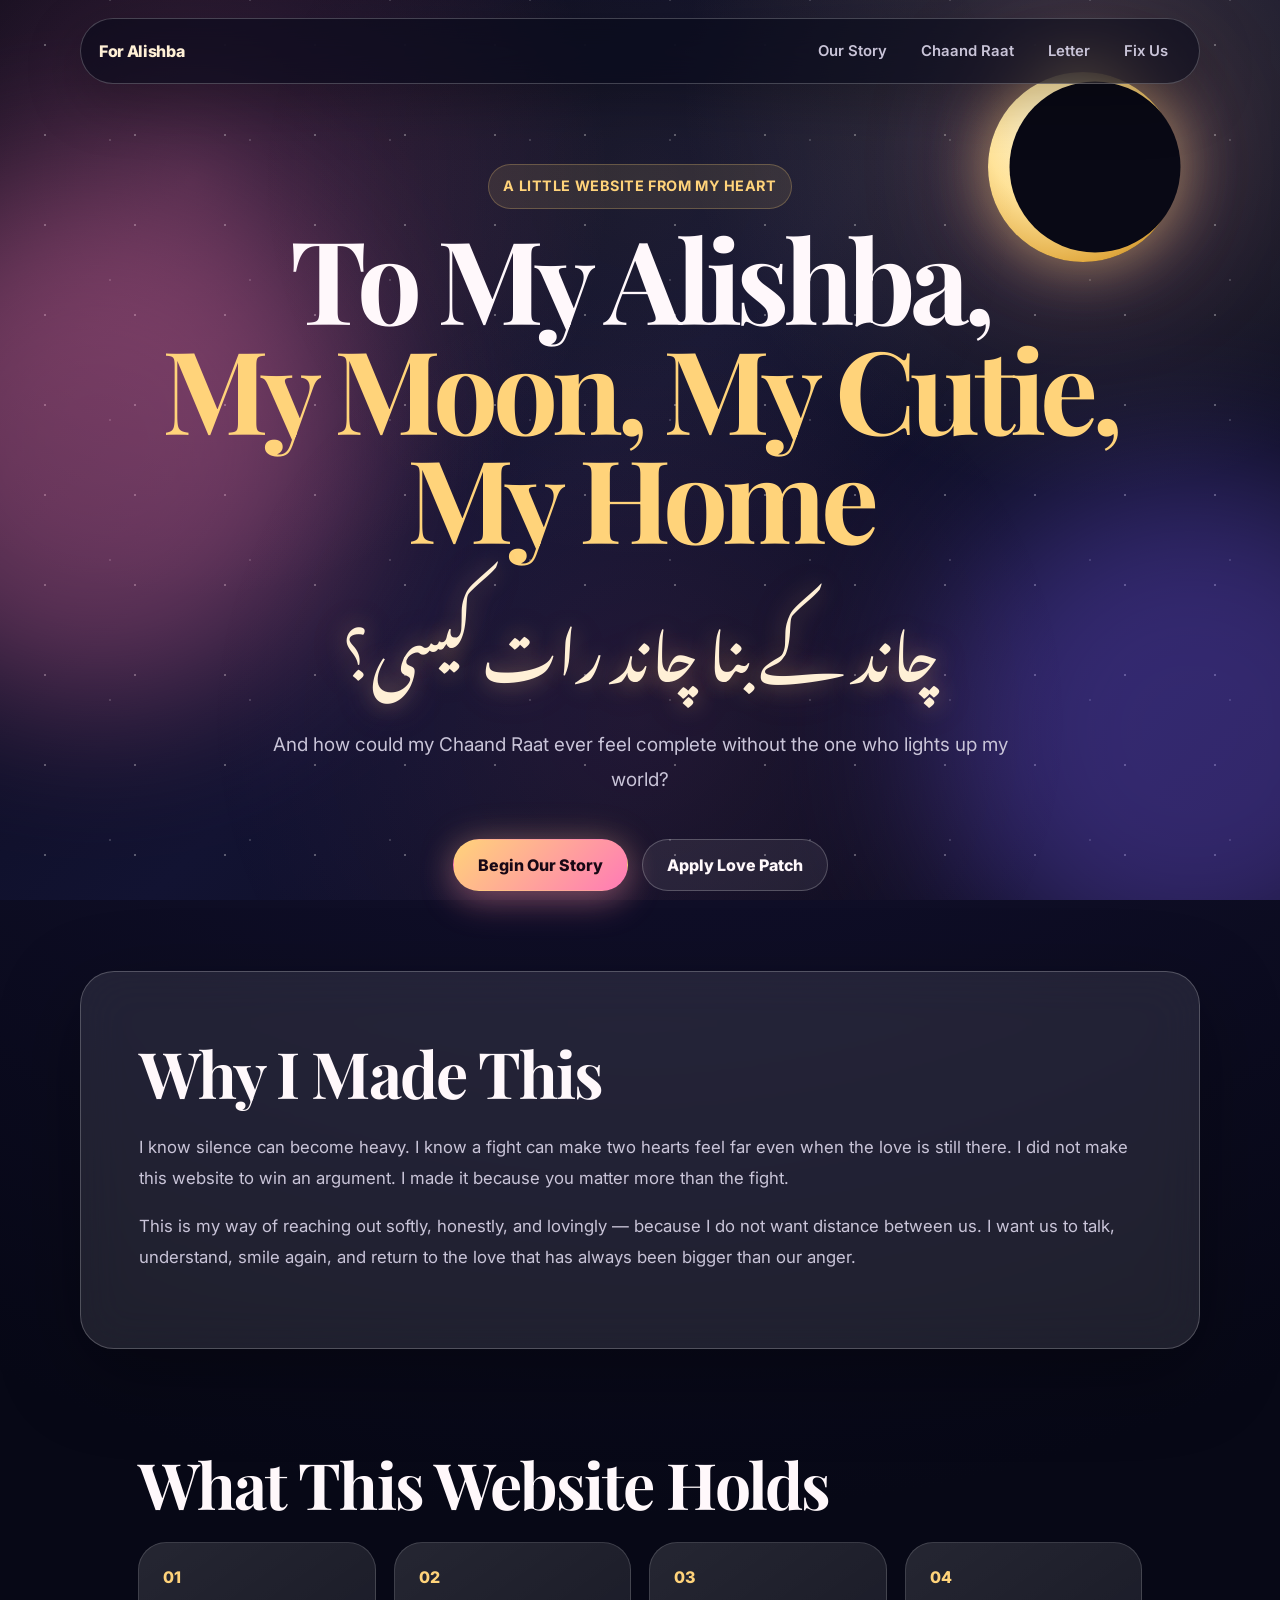
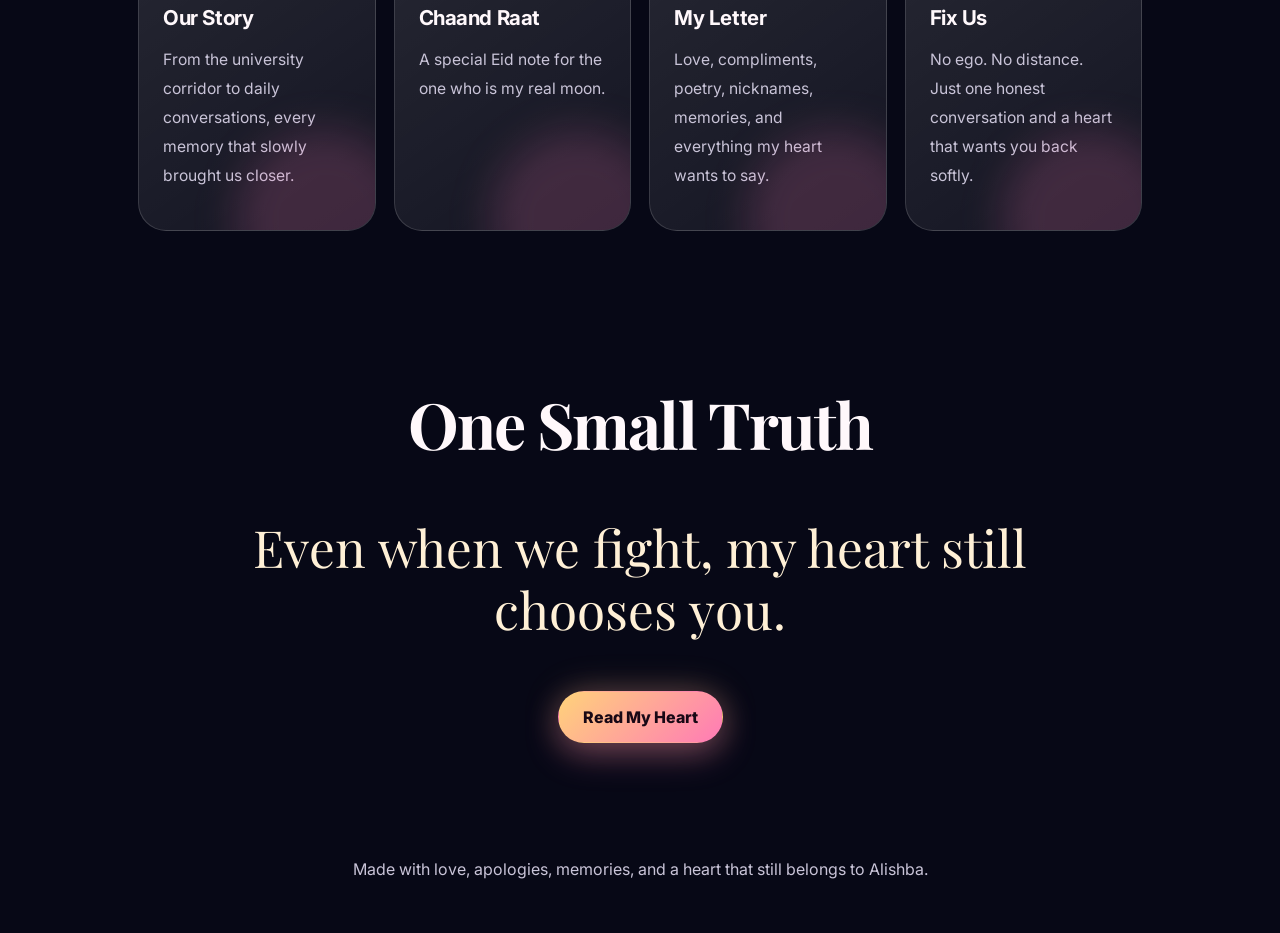
<file: index.html>
<!DOCTYPE html>
<html lang="en">
<head>
  <meta charset="UTF-8" />
  <meta name="viewport" content="width=device-width, initial-scale=1.0" />
  <title>For Alishba | My Moon</title>
  <link rel="stylesheet" href="style.css" />
</head>
<body>
  <div class="animated-bg">
    <div class="moon"></div>
    <div class="stars"></div>
    <div class="aurora aurora-one"></div>
    <div class="aurora aurora-two"></div>
    <div class="floating-hearts"></div>
  </div>

  <header class="nav">
    <a href="index.html" class="logo">For Alishba</a>
    <nav>
      <a href="story.html">Our Story</a>
      <a href="eid.html">Chaand Raat</a>
      <a href="letter.html">Letter</a>
      <a href="fix-us.html">Fix Us</a>
    </nav>
  </header>

  <main>
    <section class="hero full-screen reveal">
      <p class="eyebrow">A little website from my heart</p>

      <h1>
        To My Alishba,
        <span>My Moon, My Cutie, My Home</span>
      </h1>

      <p class="urdu-line" dir="rtl">چاند کے بنا چاند رات کیسی؟</p>

      <p class="hero-text">
        And how could my Chaand Raat ever feel complete without the one who lights up my world?
      </p>

      <div class="hero-actions">
        <a class="btn primary" href="story.html">Begin Our Story</a>
        <a class="btn ghost" href="fix-us.html">Apply Love Patch</a>
      </div>
    </section>

    <section class="section glass reveal">
      <h2>Why I Made This</h2>
      <p>
        I know silence can become heavy. I know a fight can make two hearts feel far even when the love is still there.
        I did not make this website to win an argument. I made it because you matter more than the fight.
      </p>
      <p>
        This is my way of reaching out softly, honestly, and lovingly — because I do not want distance between us.
        I want us to talk, understand, smile again, and return to the love that has always been bigger than our anger.
      </p>
    </section>

    <section class="section reveal">
      <h2>What This Website Holds</h2>

      <div class="cards">
        <a href="story.html" class="card">
          <span>01</span>
          <h3>Our Story</h3>
          <p>From the university corridor to daily conversations, every memory that slowly brought us closer.</p>
        </a>

        <a href="eid.html" class="card">
          <span>02</span>
          <h3>Chaand Raat</h3>
          <p>A special Eid note for the one who is my real moon.</p>
        </a>

        <a href="letter.html" class="card">
          <span>03</span>
          <h3>My Letter</h3>
          <p>Love, compliments, poetry, nicknames, memories, and everything my heart wants to say.</p>
        </a>

        <a href="fix-us.html" class="card">
          <span>04</span>
          <h3>Fix Us</h3>
          <p>No ego. No distance. Just one honest conversation and a heart that wants you back softly.</p>
        </a>
      </div>
    </section>

    <section class="section center reveal">
      <h2>One Small Truth</h2>
      <p class="big-line">
        Even when we fight, my heart still chooses you.
      </p>
      <a class="btn primary" href="letter.html">Read My Heart</a>
    </section>
  </main>

  <footer>
    Made with love, apologies, memories, and a heart that still belongs to Alishba.
  </footer>

  <script src="script.js"></script>
</body>
</html>
</file>
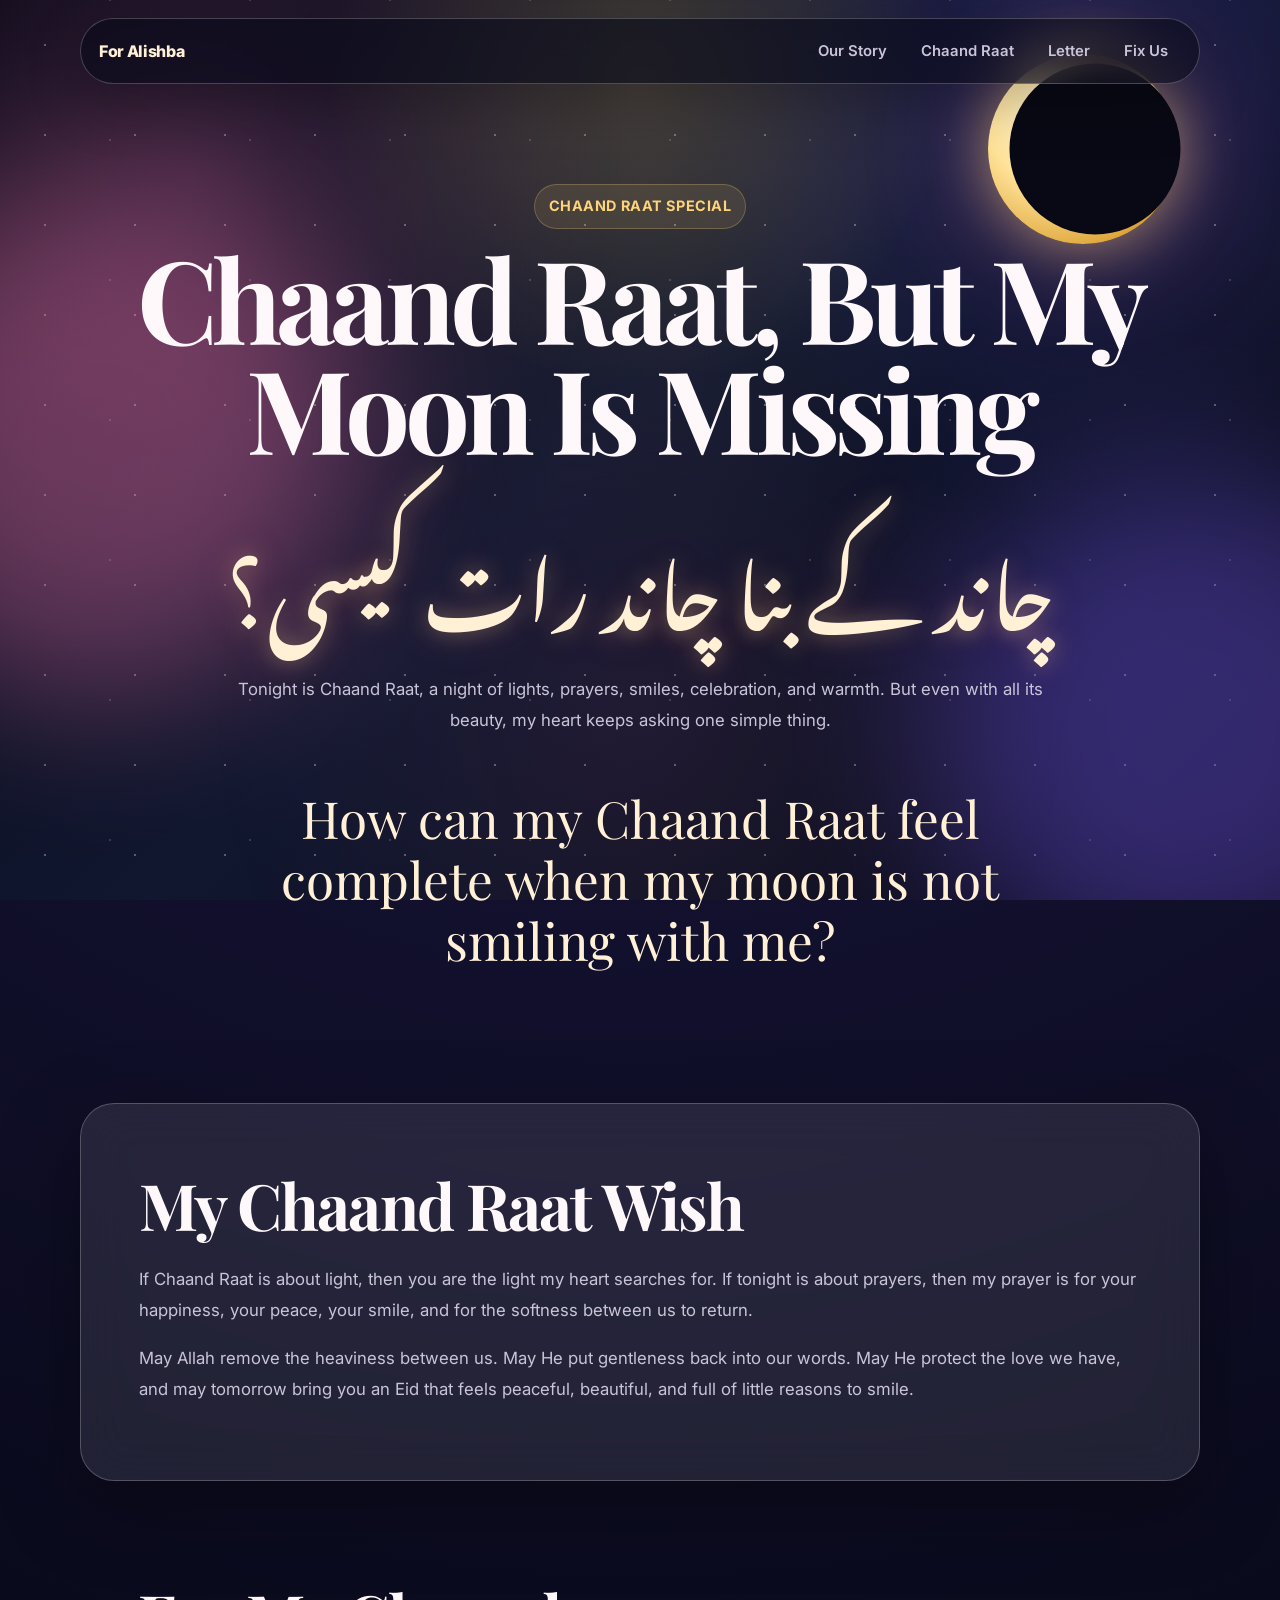
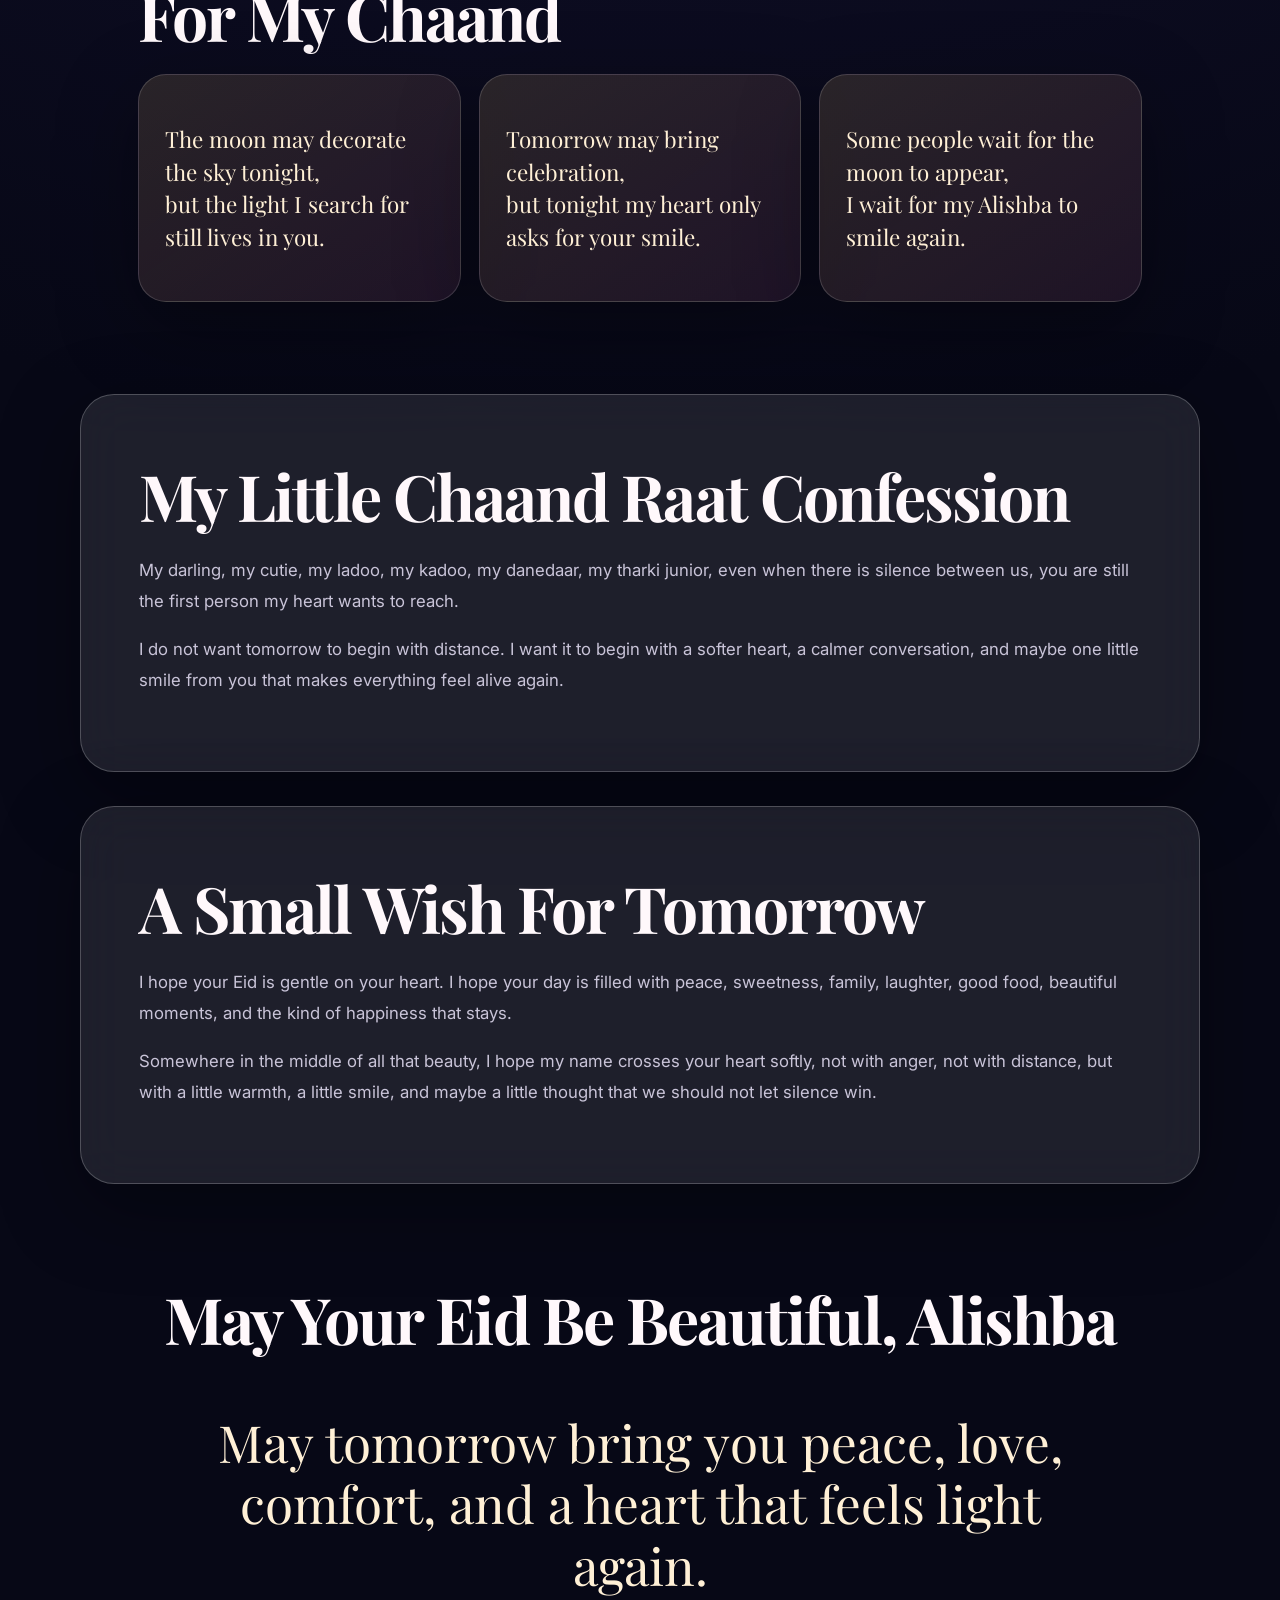
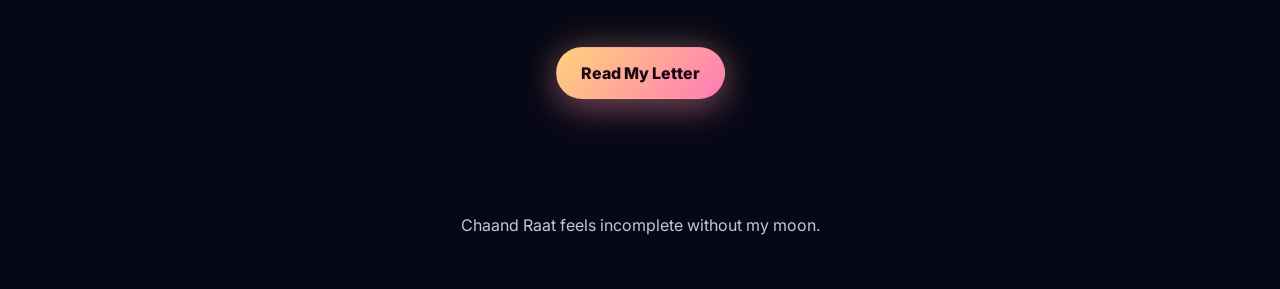
<file: eid.html>
<!DOCTYPE html>
<html lang="en">
<head>
  <meta charset="UTF-8" />
  <meta name="viewport" content="width=device-width, initial-scale=1.0" />
  <title>Chaand Raat | For Alishba</title>
  <link rel="stylesheet" href="style.css" />
</head>
<body>
  <div class="animated-bg eid-bg">
    <div class="moon eid-moon"></div>
    <div class="stars"></div>
    <div class="aurora aurora-one"></div>
    <div class="aurora aurora-two"></div>
    <div class="floating-hearts"></div>
  </div>

  <header class="nav">
    <a href="index.html" class="logo">For Alishba</a>
    <nav>
      <a href="story.html">Our Story</a>
      <a href="eid.html">Chaand Raat</a>
      <a href="letter.html">Letter</a>
      <a href="fix-us.html">Fix Us</a>
    </nav>
  </header>

  <main>
    <section class="page-hero center reveal">
      <p class="eyebrow">Chaand Raat Special</p>
      <h1>Chaand Raat, But My Moon Is Missing</h1>

      <p class="urdu-line large" dir="rtl">چاند کے بنا چاند رات کیسی؟</p>

      <p>
        Tonight is Chaand Raat, a night of lights, prayers, smiles, celebration, and warmth. But even with all its beauty, my heart keeps asking one simple thing.
      </p>

      <p class="big-line">
        How can my Chaand Raat feel complete when my moon is not smiling with me?
      </p>
    </section>

    <section class="section glass reveal">
      <h2>My Chaand Raat Wish</h2>

      <p>
        If Chaand Raat is about light, then you are the light my heart searches for. If tonight is about prayers, then my prayer is for your happiness, your peace, your smile, and for the softness between us to return.
      </p>

      <p>
        May Allah remove the heaviness between us. May He put gentleness back into our words. May He protect the love we have, and may tomorrow bring you an Eid that feels peaceful, beautiful, and full of little reasons to smile.
      </p>
    </section>

    <section class="section reveal">
      <h2>For My Chaand</h2>

      <div class="poetry-grid">
        <div class="poetry-card">
          <p>
            The moon may decorate the sky tonight,<br />
            but the light I search for still lives in you.
          </p>
        </div>

        <div class="poetry-card">
          <p>
            Tomorrow may bring celebration,<br />
            but tonight my heart only asks for your smile.
          </p>
        </div>

        <div class="poetry-card">
          <p>
            Some people wait for the moon to appear,<br />
            I wait for my Alishba to smile again.
          </p>
        </div>
      </div>
    </section>

    <section class="section glass reveal">
      <h2>My Little Chaand Raat Confession</h2>

      <p>
        My darling, my cutie, my ladoo, my kadoo, my danedaar, my tharki junior, even when there is silence between us, you are still the first person my heart wants to reach.
      </p>

      <p>
        I do not want tomorrow to begin with distance. I want it to begin with a softer heart, a calmer conversation, and maybe one little smile from you that makes everything feel alive again.
      </p>
    </section>

    <section class="section glass reveal">
      <h2>A Small Wish For Tomorrow</h2>

      <p>
        I hope your Eid is gentle on your heart. I hope your day is filled with peace, sweetness, family, laughter, good food, beautiful moments, and the kind of happiness that stays.
      </p>

      <p>
        Somewhere in the middle of all that beauty, I hope my name crosses your heart softly, not with anger, not with distance, but with a little warmth, a little smile, and maybe a little thought that we should not let silence win.
      </p>
    </section>

    <section class="section center reveal">
      <h2>May Your Eid Be Beautiful, Alishba</h2>
      <p class="big-line">
        May tomorrow bring you peace, love, comfort, and a heart that feels light again.
      </p>
      <a href="letter.html" class="btn primary">Read My Letter</a>
    </section>
  </main>

  <footer>
    Chaand Raat feels incomplete without my moon.
  </footer>

  <script src="script.js"></script>
</body>
</html>
</file>
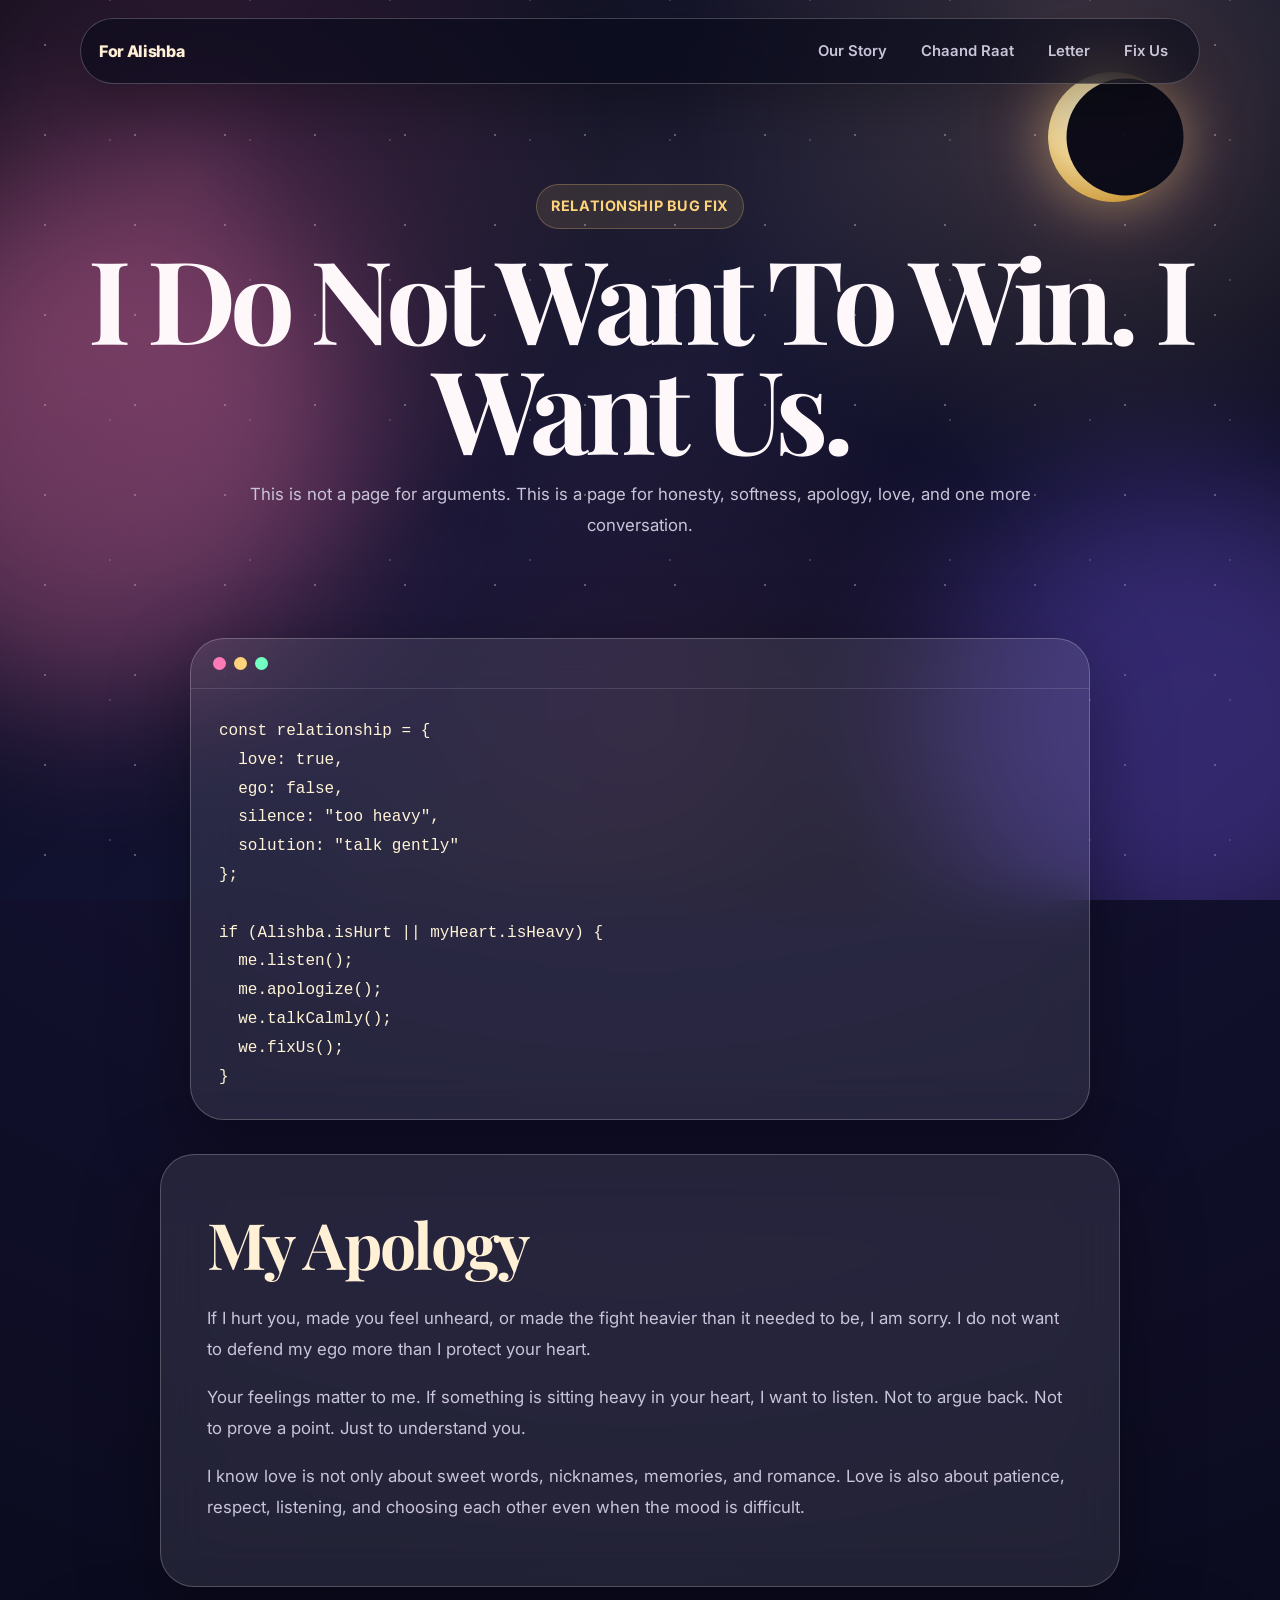
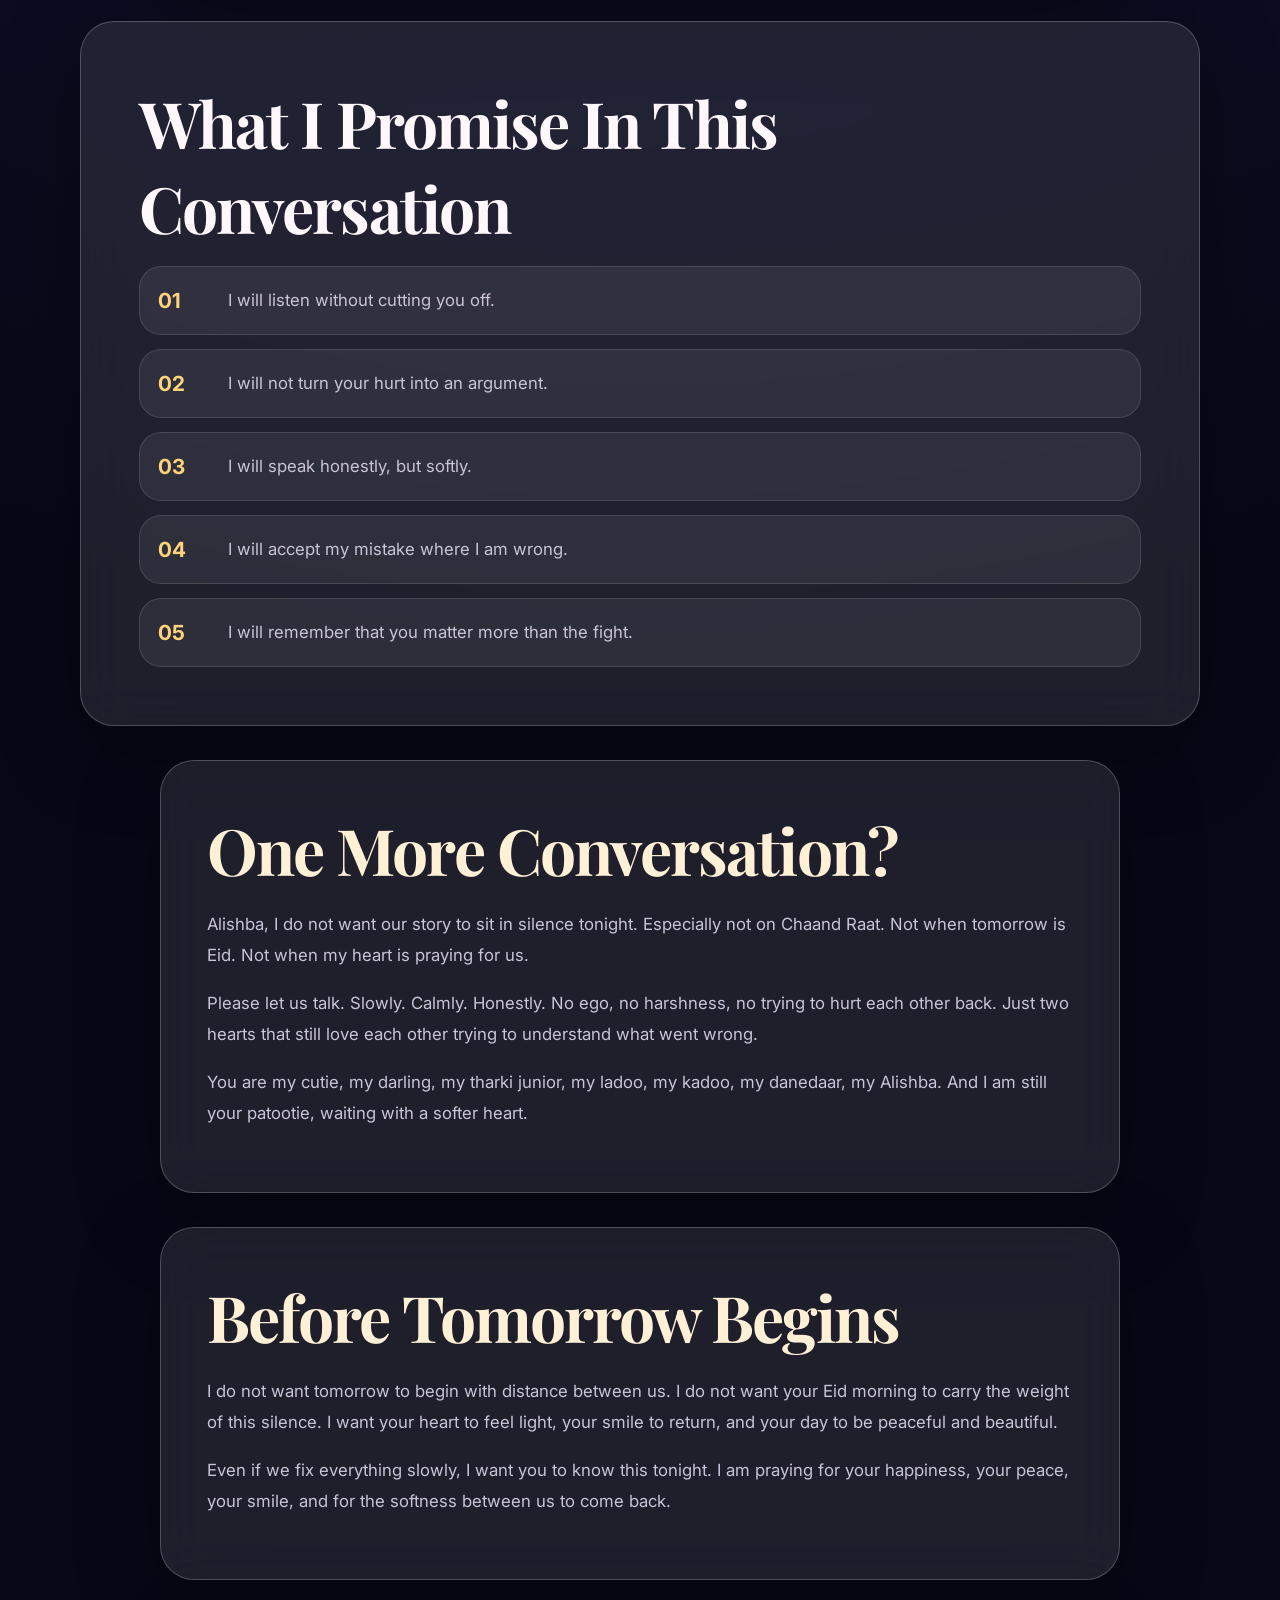
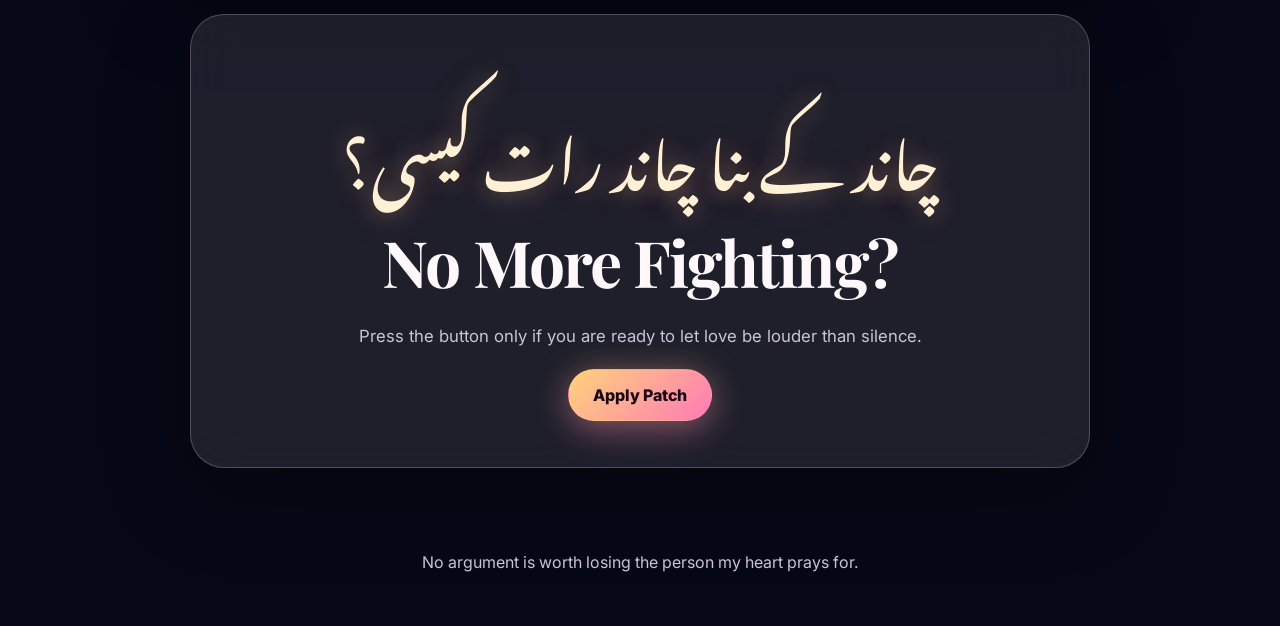
<file: fix-us.html>
<!DOCTYPE html>
<html lang="en">
<head>
  <meta charset="UTF-8" />
  <meta name="viewport" content="width=device-width, initial-scale=1.0" />
  <title>Fix Us | For Alishba</title>
  <link rel="stylesheet" href="style.css" />
</head>
<body>
  <div class="animated-bg">
    <div class="moon small-moon"></div>
    <div class="stars"></div>
    <div class="aurora aurora-one"></div>
    <div class="aurora aurora-two"></div>
    <div class="floating-hearts"></div>
  </div>

  <header class="nav">
    <a href="index.html" class="logo">For Alishba</a>
    <nav>
      <a href="story.html">Our Story</a>
      <a href="eid.html">Chaand Raat</a>
      <a href="letter.html">Letter</a>
      <a href="fix-us.html">Fix Us</a>
    </nav>
  </header>

  <main>
    <section class="page-hero center reveal">
      <p class="eyebrow">Relationship Bug Fix</p>
      <h1>I Do Not Want To Win. I Want Us.</h1>
      <p>
        This is not a page for arguments. This is a page for honesty, softness, apology, love, and one more conversation.
      </p>
    </section>

    <section class="code-card reveal">
      <div class="window-buttons">
        <span></span>
        <span></span>
        <span></span>
      </div>

      <pre><code>const relationship = {
  love: true,
  ego: false,
  silence: "too heavy",
  solution: "talk gently"
};

if (Alishba.isHurt || myHeart.isHeavy) {
  me.listen();
  me.apologize();
  we.talkCalmly();
  we.fixUs();
}</code></pre>
    </section>

    <section class="letter-box reveal">
      <h2>My Apology</h2>

      <p>
        If I hurt you, made you feel unheard, or made the fight heavier than it needed to be, I am sorry. I do not want to defend my ego more than I protect your heart.
      </p>

      <p>
        Your feelings matter to me. If something is sitting heavy in your heart, I want to listen. Not to argue back. Not to prove a point. Just to understand you.
      </p>

      <p>
        I know love is not only about sweet words, nicknames, memories, and romance. Love is also about patience, respect, listening, and choosing each other even when the mood is difficult.
      </p>
    </section>

    <section class="section glass reveal">
      <h2>What I Promise In This Conversation</h2>

      <div class="promise-list">
        <div>
          <strong>01</strong>
          <p>I will listen without cutting you off.</p>
        </div>

        <div>
          <strong>02</strong>
          <p>I will not turn your hurt into an argument.</p>
        </div>

        <div>
          <strong>03</strong>
          <p>I will speak honestly, but softly.</p>
        </div>

        <div>
          <strong>04</strong>
          <p>I will accept my mistake where I am wrong.</p>
        </div>

        <div>
          <strong>05</strong>
          <p>I will remember that you matter more than the fight.</p>
        </div>
      </div>
    </section>

    <section class="letter-box reveal">
      <h2>One More Conversation?</h2>

      <p>
        Alishba, I do not want our story to sit in silence tonight. Especially not on Chaand Raat. Not when tomorrow is Eid. Not when my heart is praying for us.
      </p>

      <p>
        Please let us talk. Slowly. Calmly. Honestly. No ego, no harshness, no trying to hurt each other back. Just two hearts that still love each other trying to understand what went wrong.
      </p>

      <p>
        You are my cutie, my darling, my tharki junior, my ladoo, my kadoo, my danedaar, my Alishba. And I am still your patootie, waiting with a softer heart.
      </p>
    </section>

    <section class="letter-box reveal">
      <h2>Before Tomorrow Begins</h2>

      <p>
        I do not want tomorrow to begin with distance between us. I do not want your Eid morning to carry the weight of this silence. I want your heart to feel light, your smile to return, and your day to be peaceful and beautiful.
      </p>

      <p>
        Even if we fix everything slowly, I want you to know this tonight. I am praying for your happiness, your peace, your smile, and for the softness between us to come back.
      </p>
    </section>

    <section class="final-card reveal">
      <p class="urdu-line" dir="rtl">چاند کے بنا چاند رات کیسی؟</p>
      <h2>No More Fighting?</h2>
      <p>
        Press the button only if you are ready to let love be louder than silence.
      </p>

      <button class="btn primary" id="loveButton">Apply Patch</button>

      <div class="hidden-message" id="hiddenMessage">
        <h3>Patch Applied Successfully ❤️</h3>
        <p>
          No ego. No distance. Only honesty, softness, forgiveness, and us.
        </p>
        <p>
          May your Eid be beautiful, peaceful, and gentle on your heart, my moon.
        </p>
        <p>
          I love you, Alishba.
        </p>
      </div>
    </section>
  </main>

  <footer>
    No argument is worth losing the person my heart prays for.
  </footer>

  <script src="script.js"></script>
</body>
</html>
</file>
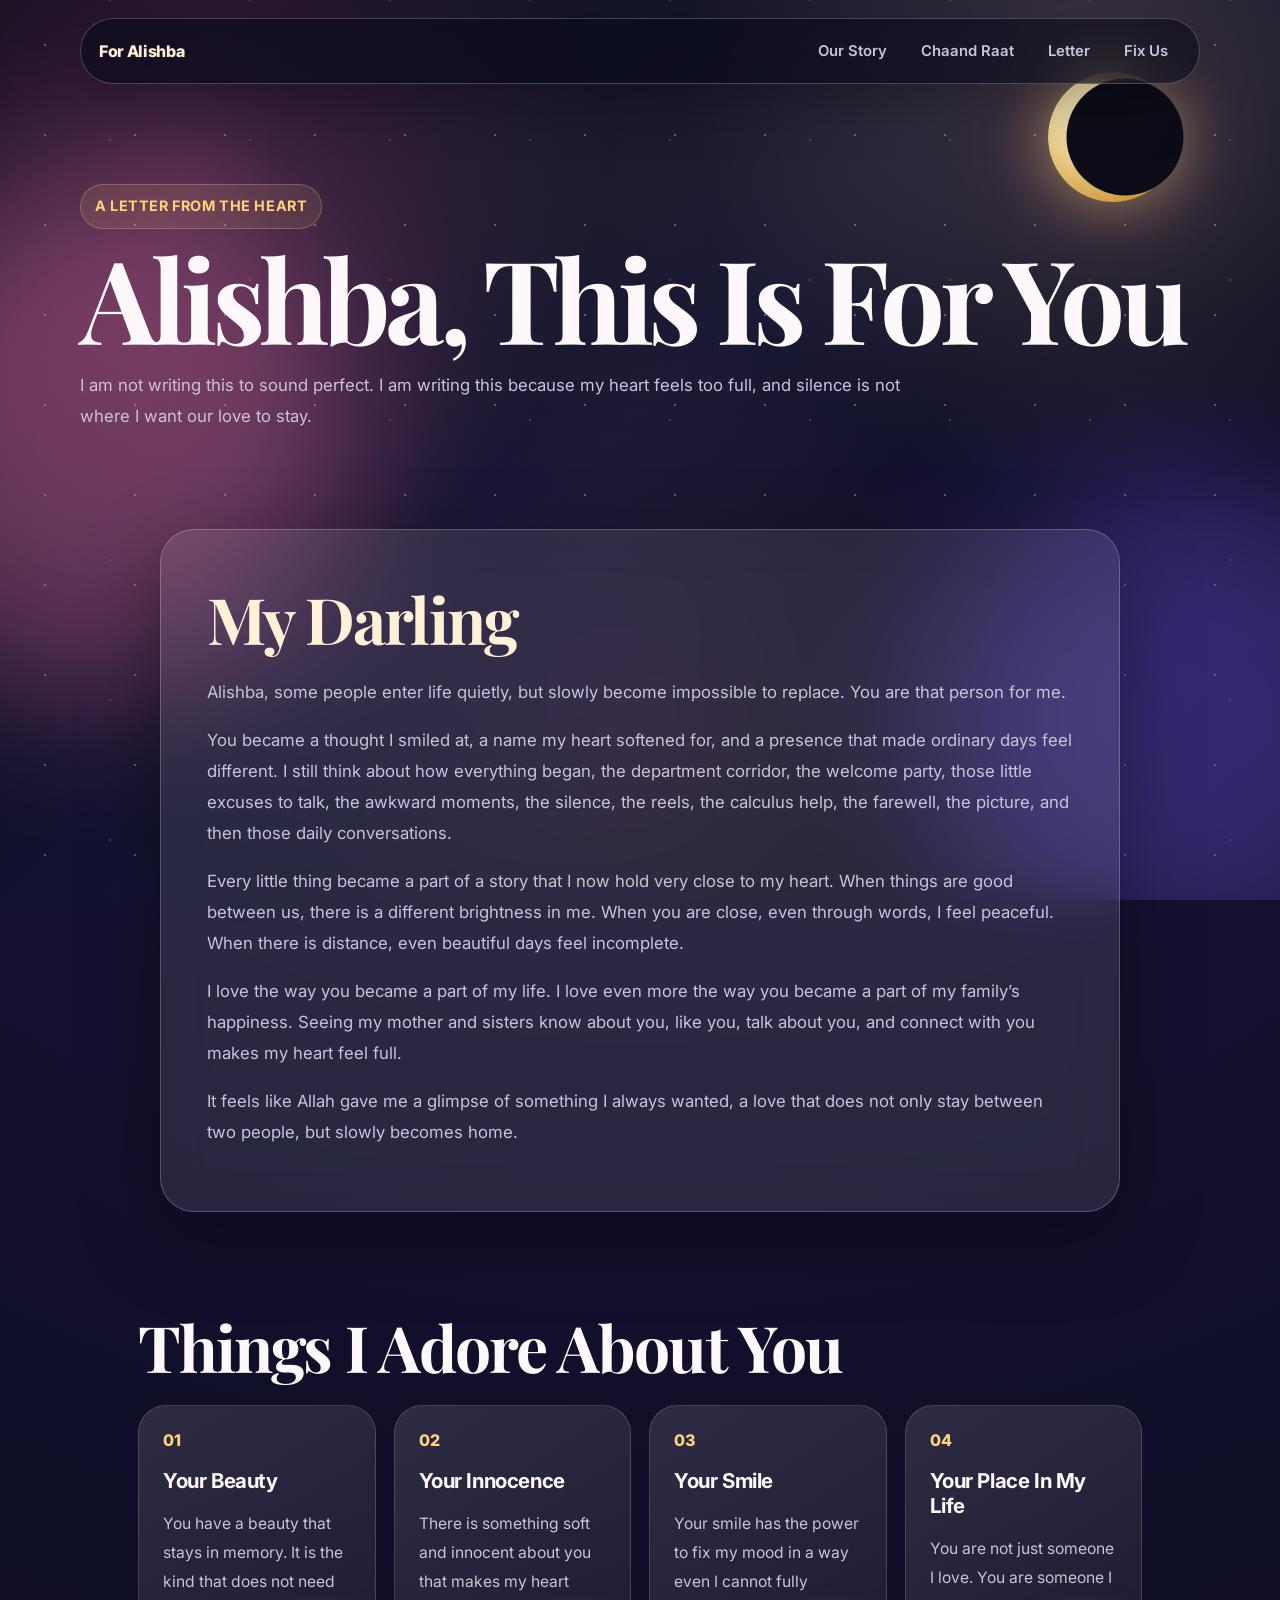
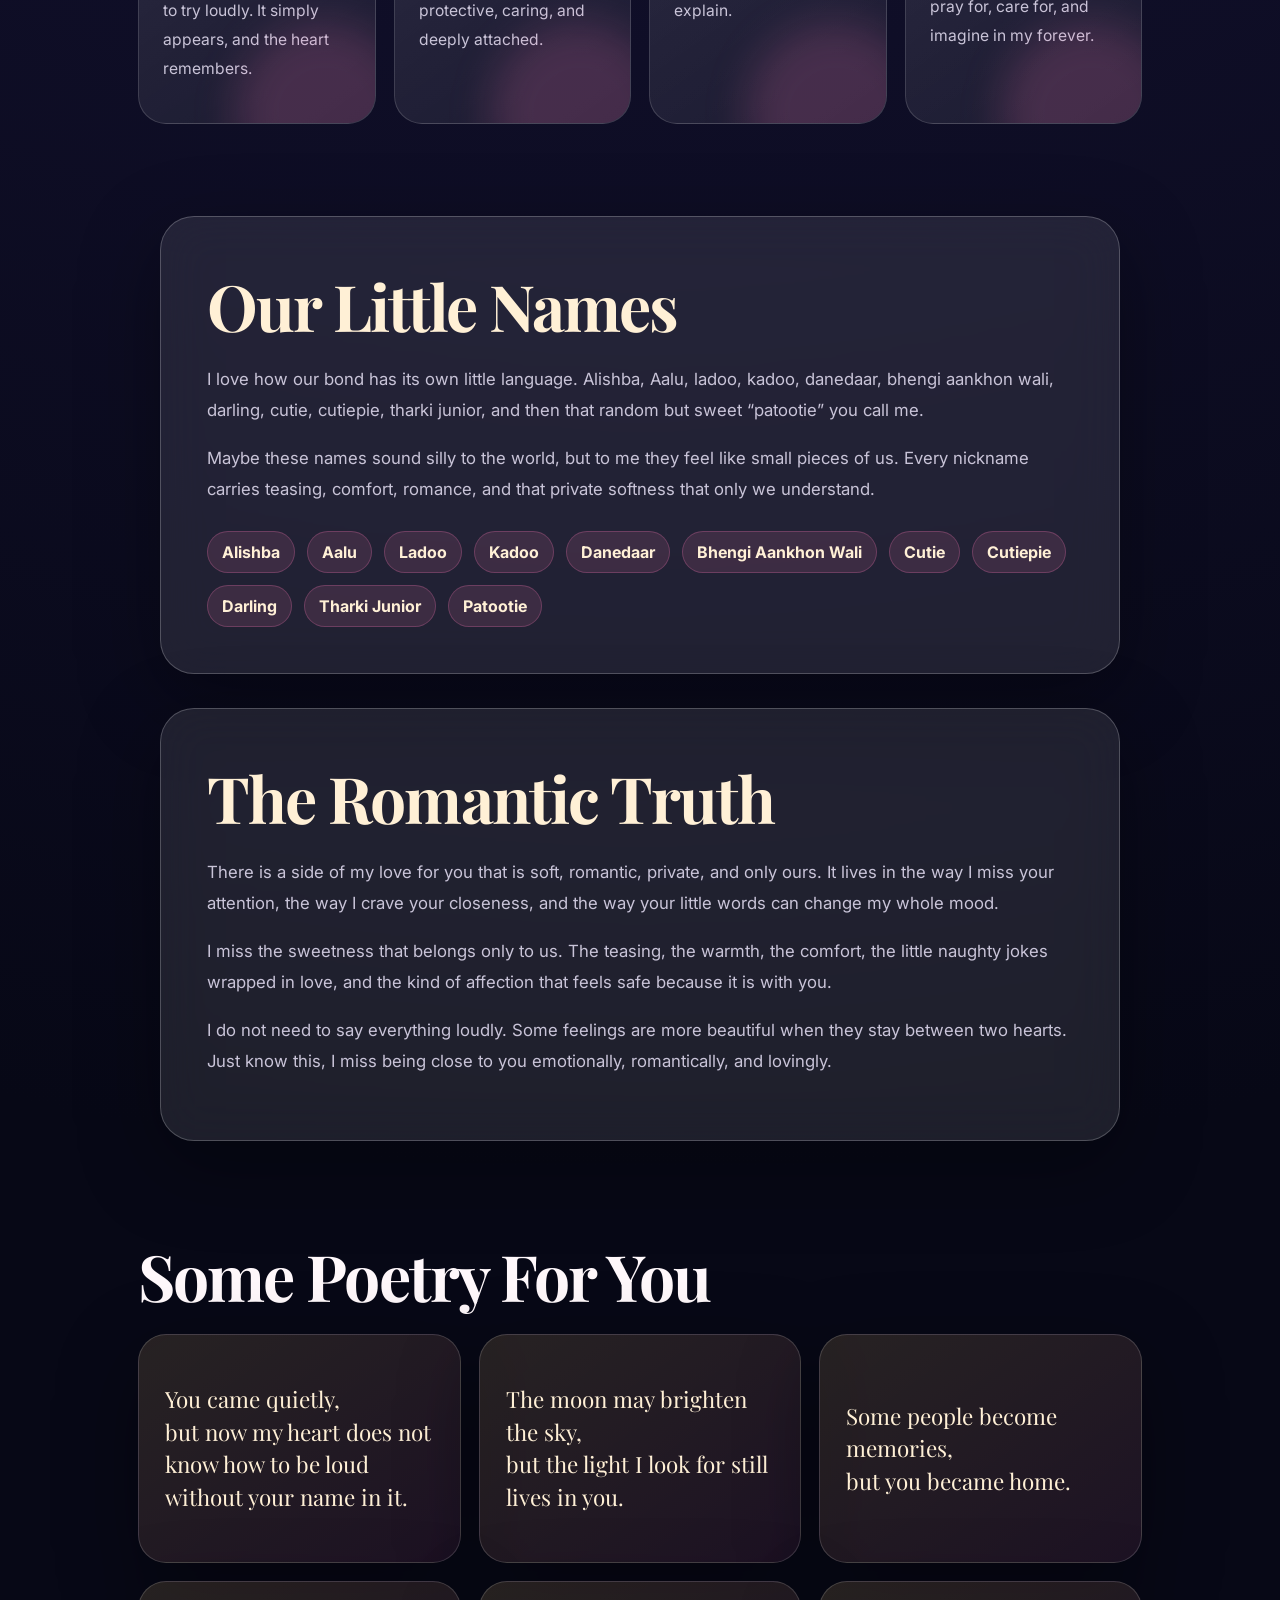
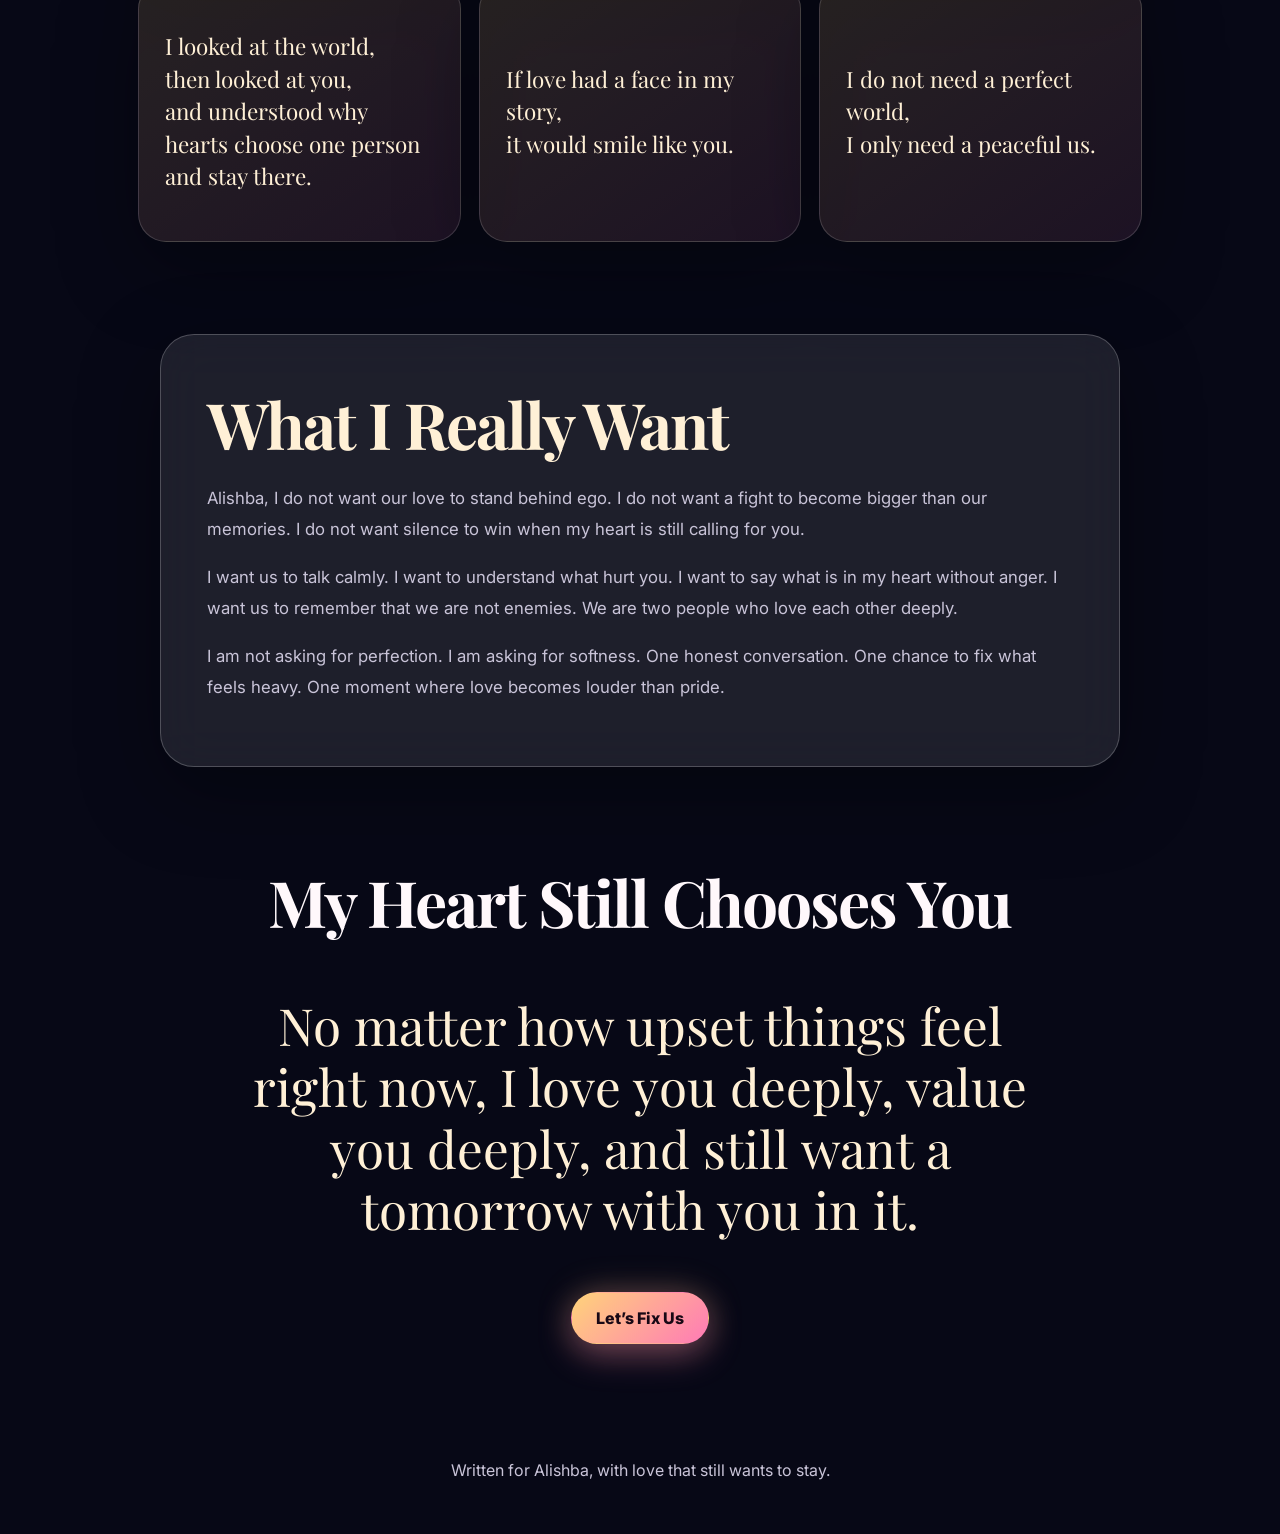
<file: letter.html>
<!DOCTYPE html>
<html lang="en">
<head>
  <meta charset="UTF-8" />
  <meta name="viewport" content="width=device-width, initial-scale=1.0" />
  <title>My Letter | For Alishba</title>
  <link rel="stylesheet" href="style.css" />
</head>
<body>
  <div class="animated-bg">
    <div class="moon small-moon"></div>
    <div class="stars"></div>
    <div class="aurora aurora-one"></div>
    <div class="aurora aurora-two"></div>
    <div class="floating-hearts"></div>
  </div>

  <header class="nav">
    <a href="index.html" class="logo">For Alishba</a>
    <nav>
      <a href="story.html">Our Story</a>
      <a href="eid.html">Chaand Raat</a>
      <a href="letter.html">Letter</a>
      <a href="fix-us.html">Fix Us</a>
    </nav>
  </header>

  <main>
    <section class="page-hero reveal">
      <p class="eyebrow">A letter from the heart</p>
      <h1>Alishba, This Is For You</h1>
      <p>
        I am not writing this to sound perfect. I am writing this because my heart feels too full, and silence is not where I want our love to stay.
      </p>
    </section>

    <section class="letter-box reveal">
      <h2>My Darling</h2>

      <p>
        Alishba, some people enter life quietly, but slowly become impossible to replace. You are that person for me.
      </p>

      <p>
        You became a thought I smiled at, a name my heart softened for, and a presence that made ordinary days feel different. I still think about how everything began, the department corridor, the welcome party, those little excuses to talk, the awkward moments, the silence, the reels, the calculus help, the farewell, the picture, and then those daily conversations.
      </p>

      <p>
        Every little thing became a part of a story that I now hold very close to my heart. When things are good between us, there is a different brightness in me. When you are close, even through words, I feel peaceful. When there is distance, even beautiful days feel incomplete.
      </p>

      <p>
        I love the way you became a part of my life. I love even more the way you became a part of my family’s happiness. Seeing my mother and sisters know about you, like you, talk about you, and connect with you makes my heart feel full.
      </p>

      <p>
        It feels like Allah gave me a glimpse of something I always wanted, a love that does not only stay between two people, but slowly becomes home.
      </p>
    </section>

    <section class="section reveal">
      <h2>Things I Adore About You</h2>

      <div class="cards">
        <div class="card">
          <span>01</span>
          <h3>Your Beauty</h3>
          <p>
            You have a beauty that stays in memory. It is the kind that does not need to try loudly. It simply appears, and the heart remembers.
          </p>
        </div>

        <div class="card">
          <span>02</span>
          <h3>Your Innocence</h3>
          <p>
            There is something soft and innocent about you that makes my heart protective, caring, and deeply attached.
          </p>
        </div>

        <div class="card">
          <span>03</span>
          <h3>Your Smile</h3>
          <p>
            Your smile has the power to fix my mood in a way even I cannot fully explain.
          </p>
        </div>

        <div class="card">
          <span>04</span>
          <h3>Your Place In My Life</h3>
          <p>
            You are not just someone I love. You are someone I pray for, care for, and imagine in my forever.
          </p>
        </div>
      </div>
    </section>

    <section class="letter-box reveal">
      <h2>Our Little Names</h2>

      <p>
        I love how our bond has its own little language. Alishba, Aalu, ladoo, kadoo, danedaar, bhengi aankhon wali, darling, cutie, cutiepie, tharki junior, and then that random but sweet “patootie” you call me.
      </p>

      <p>
        Maybe these names sound silly to the world, but to me they feel like small pieces of us. Every nickname carries teasing, comfort, romance, and that private softness that only we understand.
      </p>

      <div class="nickname-cloud">
        <span>Alishba</span>
        <span>Aalu</span>
        <span>Ladoo</span>
        <span>Kadoo</span>
        <span>Danedaar</span>
        <span>Bhengi Aankhon Wali</span>
        <span>Cutie</span>
        <span>Cutiepie</span>
        <span>Darling</span>
        <span>Tharki Junior</span>
        <span>Patootie</span>
      </div>
    </section>

    <section class="letter-box reveal">
      <h2>The Romantic Truth</h2>

      <p>
        There is a side of my love for you that is soft, romantic, private, and only ours. It lives in the way I miss your attention, the way I crave your closeness, and the way your little words can change my whole mood.
      </p>

      <p>
        I miss the sweetness that belongs only to us. The teasing, the warmth, the comfort, the little naughty jokes wrapped in love, and the kind of affection that feels safe because it is with you.
      </p>

      <p>
        I do not need to say everything loudly. Some feelings are more beautiful when they stay between two hearts. Just know this, I miss being close to you emotionally, romantically, and lovingly.
      </p>
    </section>

    <section class="section reveal">
      <h2>Some Poetry For You</h2>

      <div class="poetry-grid">
        <div class="poetry-card">
          <p>
            You came quietly,<br />
            but now my heart does not know how to be loud without your name in it.
          </p>
        </div>

        <div class="poetry-card">
          <p>
            The moon may brighten the sky,<br />
            but the light I look for still lives in you.
          </p>
        </div>

        <div class="poetry-card">
          <p>
            Some people become memories,<br />
            but you became home.
          </p>
        </div>

        <div class="poetry-card">
          <p>
            I looked at the world,<br />
            then looked at you,<br />
            and understood why hearts choose one person and stay there.
          </p>
        </div>

        <div class="poetry-card">
          <p>
            If love had a face in my story,<br />
            it would smile like you.
          </p>
        </div>

        <div class="poetry-card">
          <p>
            I do not need a perfect world,<br />
            I only need a peaceful us.
          </p>
        </div>
      </div>
    </section>

    <section class="letter-box reveal">
      <h2>What I Really Want</h2>

      <p>
        Alishba, I do not want our love to stand behind ego. I do not want a fight to become bigger than our memories. I do not want silence to win when my heart is still calling for you.
      </p>

      <p>
        I want us to talk calmly. I want to understand what hurt you. I want to say what is in my heart without anger. I want us to remember that we are not enemies. We are two people who love each other deeply.
      </p>

      <p>
        I am not asking for perfection. I am asking for softness. One honest conversation. One chance to fix what feels heavy. One moment where love becomes louder than pride.
      </p>
    </section>

    <section class="section center reveal">
      <h2>My Heart Still Chooses You</h2>
      <p class="big-line">
        No matter how upset things feel right now, I love you deeply, value you deeply, and still want a tomorrow with you in it.
      </p>
      <a href="fix-us.html" class="btn primary">Let’s Fix Us</a>
    </section>
  </main>

  <footer>
    Written for Alishba, with love that still wants to stay.
  </footer>

  <script src="script.js"></script>
</body>
</html>
</file>
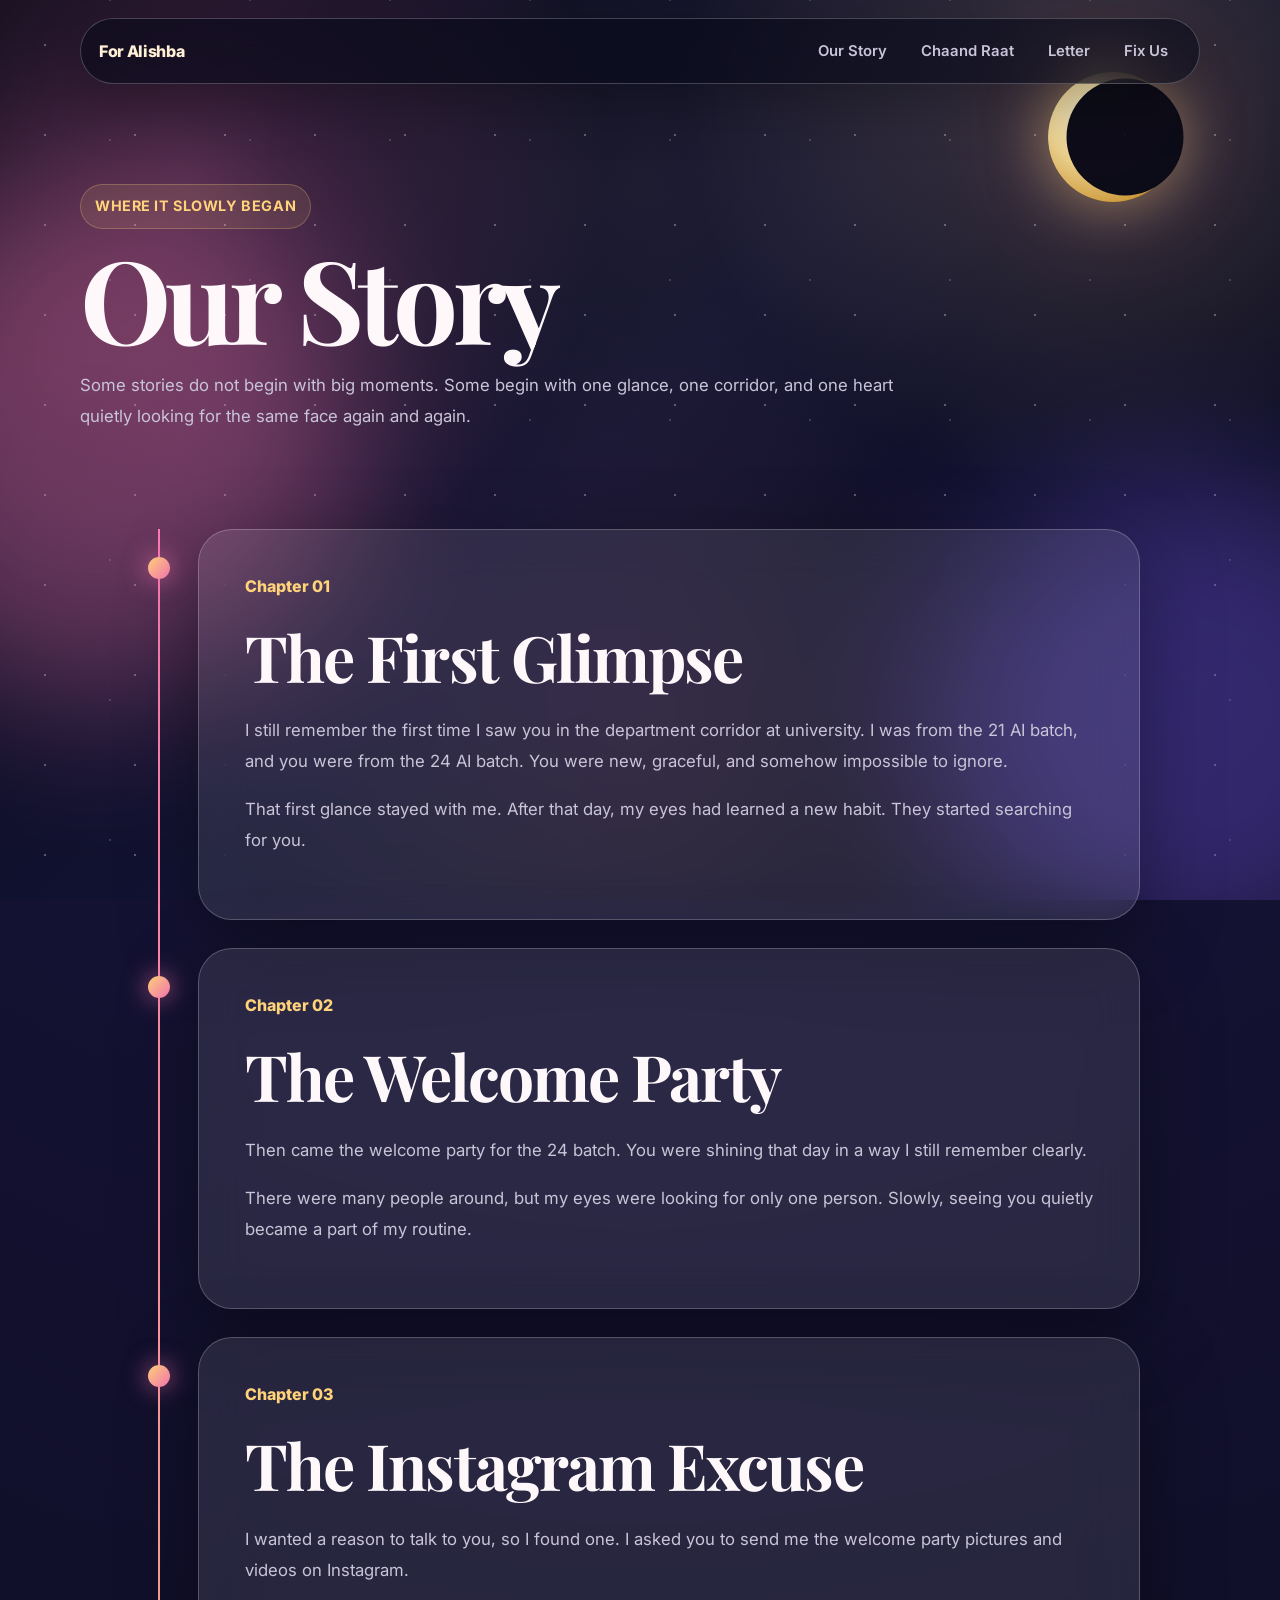
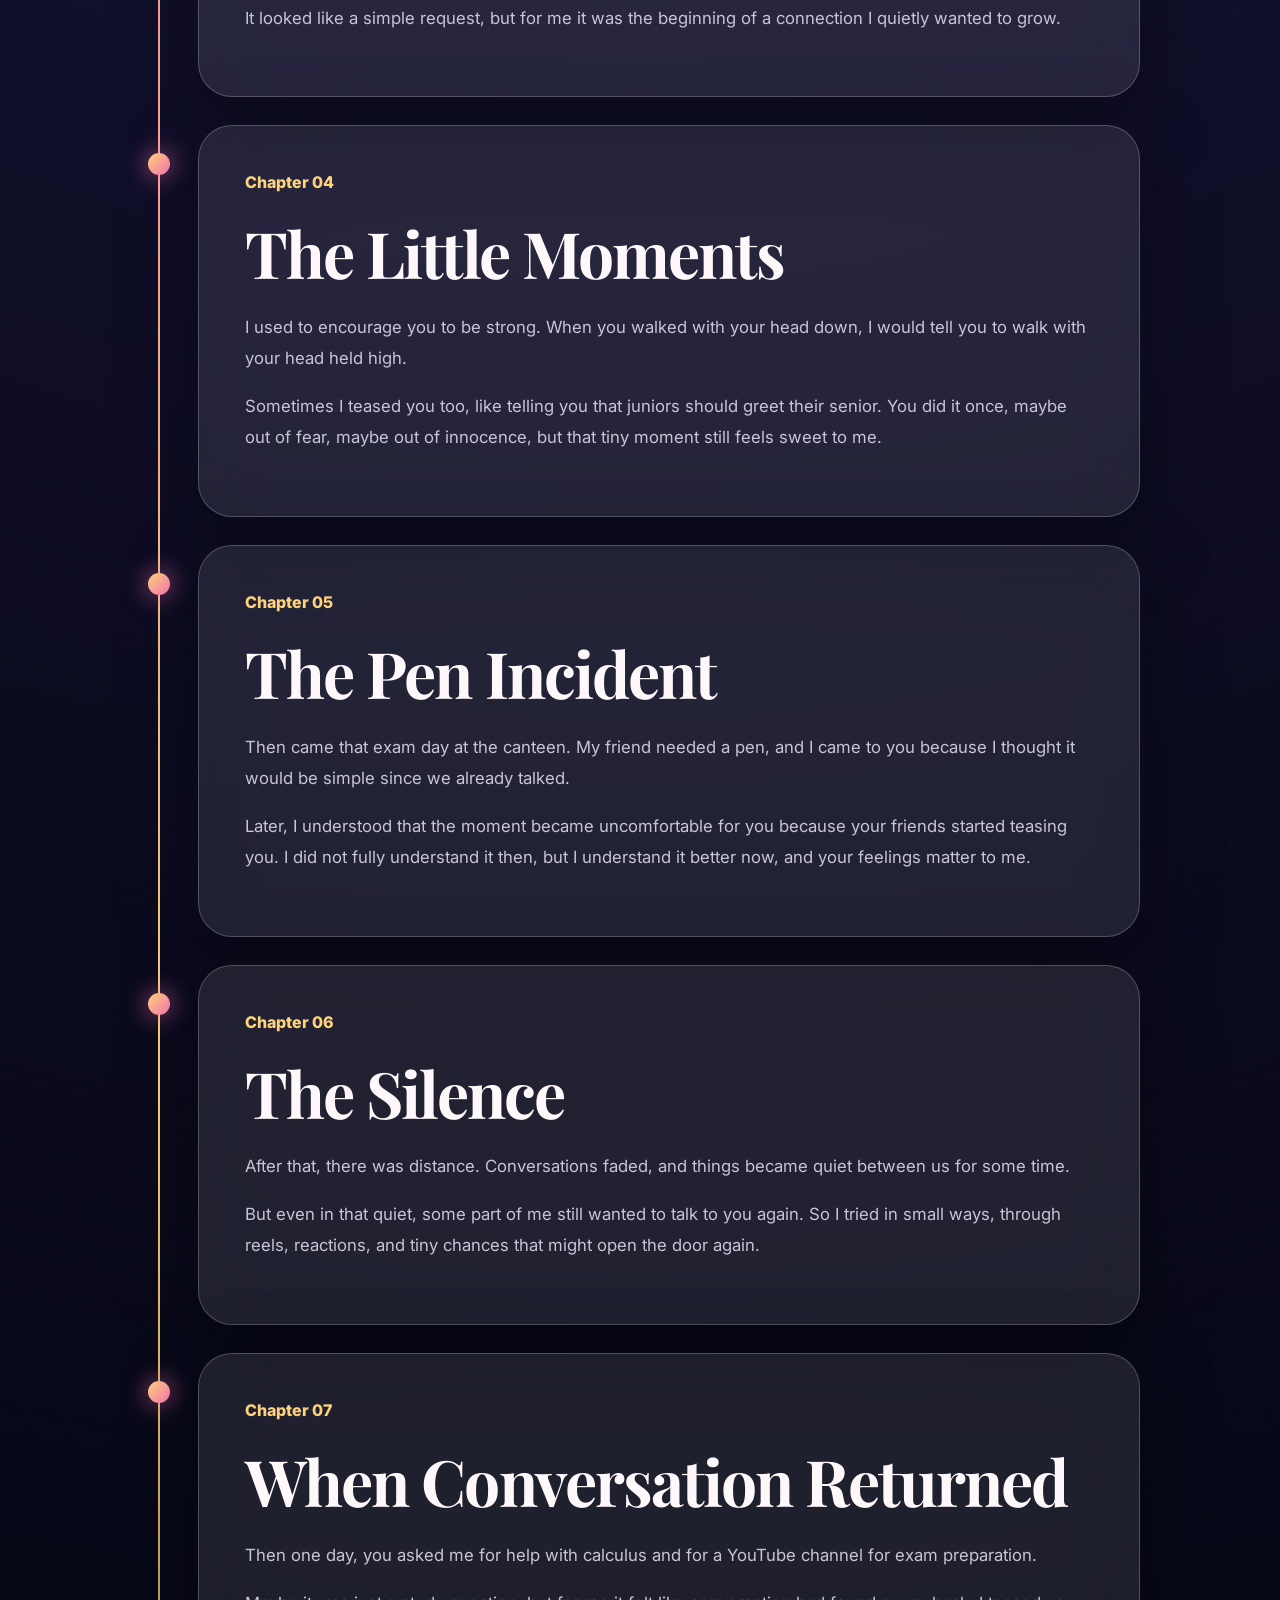
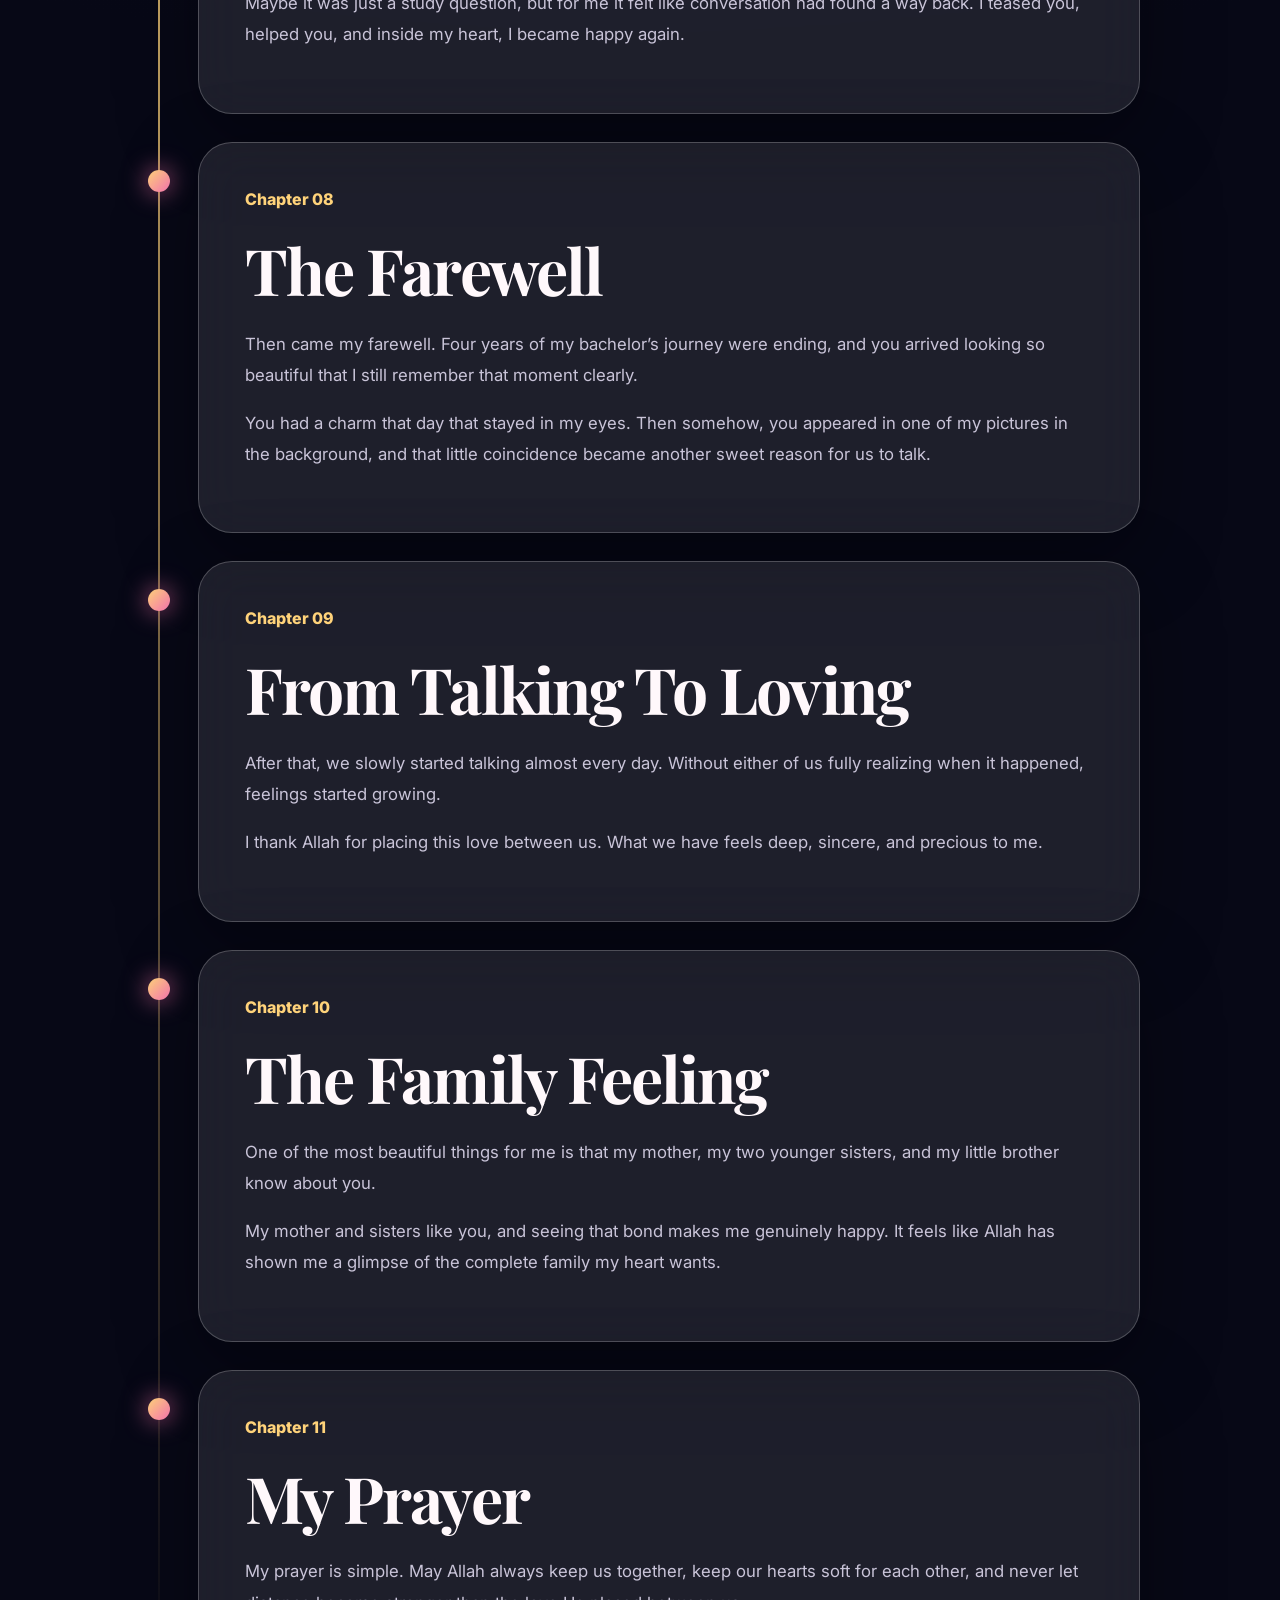
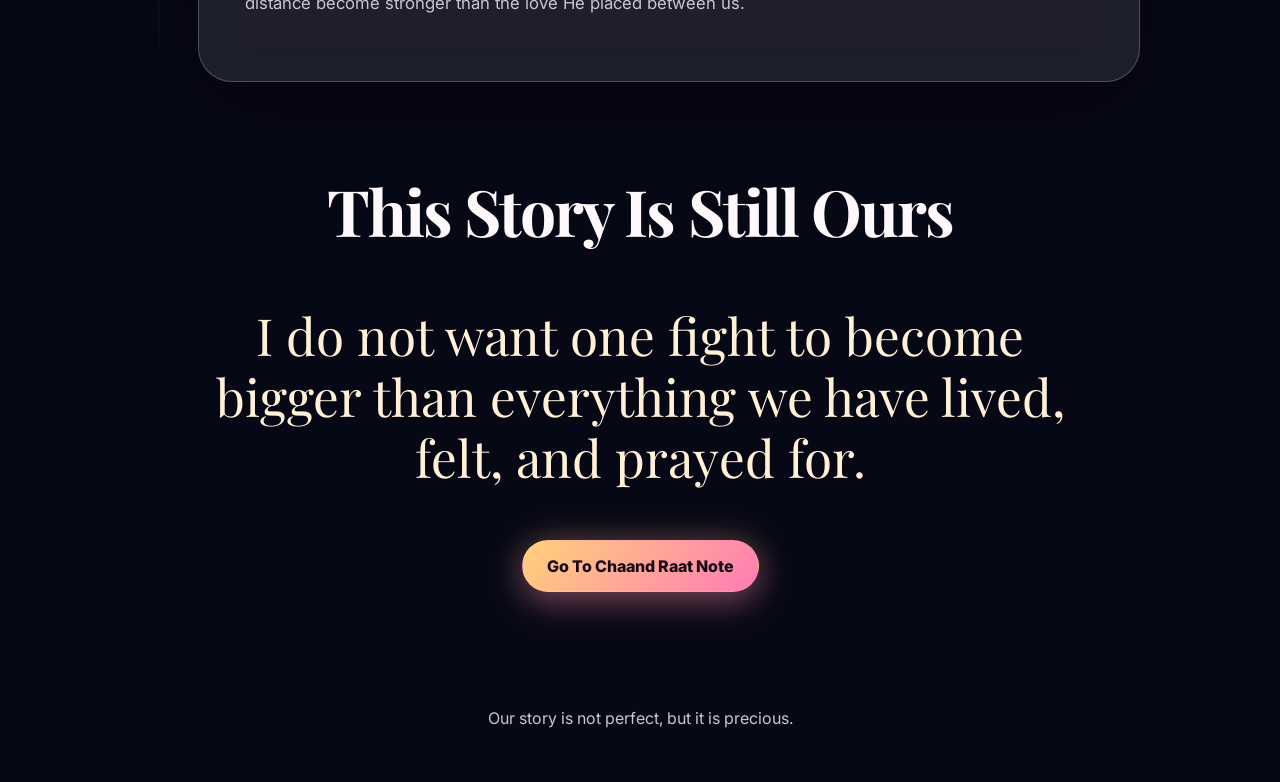
<file: story.html>
<!DOCTYPE html>
<html lang="en">
<head>
  <meta charset="UTF-8" />
  <meta name="viewport" content="width=device-width, initial-scale=1.0" />
  <title>Our Story | For Alishba</title>
  <link rel="stylesheet" href="style.css" />
</head>
<body>
  <div class="animated-bg">
    <div class="moon small-moon"></div>
    <div class="stars"></div>
    <div class="aurora aurora-one"></div>
    <div class="aurora aurora-two"></div>
    <div class="floating-hearts"></div>
  </div>

  <header class="nav">
    <a href="index.html" class="logo">For Alishba</a>
    <nav>
      <a href="story.html">Our Story</a>
      <a href="eid.html">Chaand Raat</a>
      <a href="letter.html">Letter</a>
      <a href="fix-us.html">Fix Us</a>
    </nav>
  </header>

  <main>
    <section class="page-hero reveal">
      <p class="eyebrow">Where it slowly began</p>
      <h1>Our Story</h1>
      <p>
        Some stories do not begin with big moments. Some begin with one glance, one corridor, and one heart quietly looking for the same face again and again.
      </p>
    </section>

    <section class="timeline">
      <article class="timeline-item reveal">
        <div class="timeline-dot"></div>
        <div class="timeline-card">
          <span class="tag">Chapter 01</span>
          <h2>The First Glimpse</h2>
          <p>
            I still remember the first time I saw you in the department corridor at university. I was from the 21 AI batch, and you were from the 24 AI batch. You were new, graceful, and somehow impossible to ignore.
          </p>
          <p>
            That first glance stayed with me. After that day, my eyes had learned a new habit. They started searching for you.
          </p>
        </div>
      </article>

      <article class="timeline-item reveal">
        <div class="timeline-dot"></div>
        <div class="timeline-card">
          <span class="tag">Chapter 02</span>
          <h2>The Welcome Party</h2>
          <p>
            Then came the welcome party for the 24 batch. You were shining that day in a way I still remember clearly.
          </p>
          <p>
            There were many people around, but my eyes were looking for only one person. Slowly, seeing you quietly became a part of my routine.
          </p>
        </div>
      </article>

      <article class="timeline-item reveal">
        <div class="timeline-dot"></div>
        <div class="timeline-card">
          <span class="tag">Chapter 03</span>
          <h2>The Instagram Excuse</h2>
          <p>
            I wanted a reason to talk to you, so I found one. I asked you to send me the welcome party pictures and videos on Instagram.
          </p>
          <p>
            It looked like a simple request, but for me it was the beginning of a connection I quietly wanted to grow.
          </p>
        </div>
      </article>

      <article class="timeline-item reveal">
        <div class="timeline-dot"></div>
        <div class="timeline-card">
          <span class="tag">Chapter 04</span>
          <h2>The Little Moments</h2>
          <p>
            I used to encourage you to be strong. When you walked with your head down, I would tell you to walk with your head held high.
          </p>
          <p>
            Sometimes I teased you too, like telling you that juniors should greet their senior. You did it once, maybe out of fear, maybe out of innocence, but that tiny moment still feels sweet to me.
          </p>
        </div>
      </article>

      <article class="timeline-item reveal">
        <div class="timeline-dot"></div>
        <div class="timeline-card">
          <span class="tag">Chapter 05</span>
          <h2>The Pen Incident</h2>
          <p>
            Then came that exam day at the canteen. My friend needed a pen, and I came to you because I thought it would be simple since we already talked.
          </p>
          <p>
            Later, I understood that the moment became uncomfortable for you because your friends started teasing you. I did not fully understand it then, but I understand it better now, and your feelings matter to me.
          </p>
        </div>
      </article>

      <article class="timeline-item reveal">
        <div class="timeline-dot"></div>
        <div class="timeline-card">
          <span class="tag">Chapter 06</span>
          <h2>The Silence</h2>
          <p>
            After that, there was distance. Conversations faded, and things became quiet between us for some time.
          </p>
          <p>
            But even in that quiet, some part of me still wanted to talk to you again. So I tried in small ways, through reels, reactions, and tiny chances that might open the door again.
          </p>
        </div>
      </article>

      <article class="timeline-item reveal">
        <div class="timeline-dot"></div>
        <div class="timeline-card">
          <span class="tag">Chapter 07</span>
          <h2>When Conversation Returned</h2>
          <p>
            Then one day, you asked me for help with calculus and for a YouTube channel for exam preparation.
          </p>
          <p>
            Maybe it was just a study question, but for me it felt like conversation had found a way back. I teased you, helped you, and inside my heart, I became happy again.
          </p>
        </div>
      </article>

      <article class="timeline-item reveal">
        <div class="timeline-dot"></div>
        <div class="timeline-card">
          <span class="tag">Chapter 08</span>
          <h2>The Farewell</h2>
          <p>
            Then came my farewell. Four years of my bachelor’s journey were ending, and you arrived looking so beautiful that I still remember that moment clearly.
          </p>
          <p>
            You had a charm that day that stayed in my eyes. Then somehow, you appeared in one of my pictures in the background, and that little coincidence became another sweet reason for us to talk.
          </p>
        </div>
      </article>

      <article class="timeline-item reveal">
        <div class="timeline-dot"></div>
        <div class="timeline-card">
          <span class="tag">Chapter 09</span>
          <h2>From Talking To Loving</h2>
          <p>
            After that, we slowly started talking almost every day. Without either of us fully realizing when it happened, feelings started growing.
          </p>
          <p>
            I thank Allah for placing this love between us. What we have feels deep, sincere, and precious to me.
          </p>
        </div>
      </article>

      <article class="timeline-item reveal">
        <div class="timeline-dot"></div>
        <div class="timeline-card">
          <span class="tag">Chapter 10</span>
          <h2>The Family Feeling</h2>
          <p>
            One of the most beautiful things for me is that my mother, my two younger sisters, and my little brother know about you.
          </p>
          <p>
            My mother and sisters like you, and seeing that bond makes me genuinely happy. It feels like Allah has shown me a glimpse of the complete family my heart wants.
          </p>
        </div>
      </article>

      <article class="timeline-item reveal">
        <div class="timeline-dot"></div>
        <div class="timeline-card">
          <span class="tag">Chapter 11</span>
          <h2>My Prayer</h2>
          <p>
            My prayer is simple. May Allah always keep us together, keep our hearts soft for each other, and never let distance become stronger than the love He placed between us.
          </p>
        </div>
      </article>
    </section>

    <section class="section center reveal">
      <h2>This Story Is Still Ours</h2>
      <p class="big-line">
        I do not want one fight to become bigger than everything we have lived, felt, and prayed for.
      </p>
      <a href="eid.html" class="btn primary">Go To Chaand Raat Note</a>
    </section>
  </main>

  <footer>
    Our story is not perfect, but it is precious.
  </footer>

  <script src="script.js"></script>
</body>
</html>
</file>
<file: style.css>
@import url('https://fonts.googleapis.com/css2?family=Inter:wght@400;500;600;700;800&family=Playfair+Display:wght@600;700;800&family=Noto+Nastaliq+Urdu:wght@500;700&display=swap');

:root {
  --bg: #070816;
  --bg-soft: #11122c;
  --text: #fff8fb;
  --muted: #c9c4d8;
  --pink: #ff7ab6;
  --hot-pink: #ff4f9a;
  --gold: #ffd37a;
  --cream: #fff0d6;
  --purple: #7a5cff;
  --glass: rgba(255, 255, 255, 0.095);
  --glass-strong: rgba(255, 255, 255, 0.14);
  --glass-border: rgba(255, 255, 255, 0.22);
  --shadow: 0 25px 80px rgba(0, 0, 0, 0.35);
}

* {
  box-sizing: border-box;
}

html {
  scroll-behavior: smooth;
}

body {
  margin: 0;
  min-height: 100vh;
  color: var(--text);
  background: radial-gradient(circle at top, #1b1740, var(--bg) 58%);
  font-family: "Inter", sans-serif;
  overflow-x: hidden;
}

body::-webkit-scrollbar {
  width: 10px;
}

body::-webkit-scrollbar-track {
  background: #080918;
}

body::-webkit-scrollbar-thumb {
  background: linear-gradient(var(--pink), var(--gold));
  border-radius: 999px;
}

a {
  color: inherit;
  text-decoration: none;
}

p {
  color: var(--muted);
  line-height: 1.85;
  font-size: 1.05rem;
}

h1,
h2,
h3 {
  margin: 0;
}

h1,
h2 {
  font-family: "Playfair Display", serif;
}

h1 {
  font-size: clamp(3rem, 9vw, 7.4rem);
  line-height: 0.95;
  letter-spacing: -0.05em;
}

h1 span {
  display: block;
  color: var(--gold);
}

h2 {
  font-size: clamp(2rem, 5vw, 4rem);
  margin-bottom: 1rem;
  letter-spacing: -0.03em;
}

h3 {
  font-size: 1.28rem;
  letter-spacing: -0.02em;
}

main {
  position: relative;
  z-index: 2;
}

.animated-bg {
  position: fixed;
  inset: 0;
  z-index: 0;
  overflow: hidden;
  pointer-events: none;
  background:
    radial-gradient(circle at 15% 20%, rgba(255, 122, 182, 0.22), transparent 32%),
    radial-gradient(circle at 85% 10%, rgba(255, 211, 122, 0.18), transparent 30%),
    linear-gradient(135deg, #070816 0%, #121332 48%, #090915 100%);
}

.animated-bg::before {
  content: "";
  position: absolute;
  inset: 0;
  background-image:
    radial-gradient(circle, rgba(255, 255, 255, 0.85) 1px, transparent 1px),
    radial-gradient(circle, rgba(255, 255, 255, 0.45) 1px, transparent 1px);
  background-size: 90px 90px, 140px 140px;
  background-position: 0 0, 40px 70px;
  opacity: 0.36;
  animation: starMove 35s linear infinite;
}

.animated-bg::after {
  content: "";
  position: absolute;
  inset: 0;
  background:
    radial-gradient(circle at 50% 80%, rgba(255, 122, 182, 0.08), transparent 45%),
    radial-gradient(circle at 50% 20%, rgba(255, 211, 122, 0.06), transparent 40%);
}

.eid-bg {
  background:
    radial-gradient(circle at 50% 8%, rgba(255, 211, 122, 0.2), transparent 30%),
    radial-gradient(circle at 15% 20%, rgba(255, 122, 182, 0.18), transparent 32%),
    radial-gradient(circle at 85% 12%, rgba(122, 92, 255, 0.18), transparent 30%),
    linear-gradient(135deg, #070816 0%, #10172f 48%, #090915 100%);
}

@keyframes starMove {
  from {
    transform: translateY(0);
  }

  to {
    transform: translateY(-180px);
  }
}

.moon {
  position: absolute;
  top: 8%;
  right: 8%;
  width: 190px;
  height: 190px;
  border-radius: 50%;
  background:
    radial-gradient(circle at 35% 35%, #fff8dc 0%, #ffe39a 38%, #e1a93f 74%, #8a5c16 100%);
  box-shadow:
    0 0 60px rgba(255, 211, 122, 0.55),
    0 0 130px rgba(255, 122, 182, 0.28);
  animation: moonFloat 7s ease-in-out infinite;
}

.moon::after {
  content: "";
  position: absolute;
  top: 0;
  right: -12px;
  width: 190px;
  height: 190px;
  border-radius: 50%;
  background: #090915;
  transform: scale(0.9);
}

.small-moon {
  width: 130px;
  height: 130px;
  opacity: 0.9;
}

.small-moon::after {
  width: 130px;
  height: 130px;
}

.eid-moon {
  top: 6%;
  right: 8%;
}

@keyframes moonFloat {
  0%, 100% {
    translate: 0 0;
  }

  50% {
    translate: 0 18px;
  }
}

.aurora {
  position: absolute;
  width: 520px;
  height: 520px;
  border-radius: 50%;
  filter: blur(80px);
  opacity: 0.36;
  animation: blob 12s ease-in-out infinite alternate;
}

.aurora-one {
  left: -160px;
  top: 20%;
  background: var(--pink);
}

.aurora-two {
  right: -170px;
  bottom: -90px;
  background: var(--purple);
  animation-delay: 2s;
}

@keyframes blob {
  from {
    transform: translate(0, 0) scale(1);
  }

  to {
    transform: translate(70px, -45px) scale(1.15);
  }
}

.floating-hearts span {
  position: absolute;
  bottom: -40px;
  color: rgba(255, 122, 182, 0.75);
  font-size: 18px;
  animation: heartFloat linear forwards;
  text-shadow: 0 0 18px rgba(255, 122, 182, 0.35);
}

@keyframes heartFloat {
  from {
    transform: translateY(0) rotate(0deg);
    opacity: 0;
  }

  15% {
    opacity: 0.9;
  }

  to {
    transform: translateY(-110vh) rotate(360deg);
    opacity: 0;
  }
}

.nav {
  position: fixed;
  top: 18px;
  left: 50%;
  z-index: 50;
  width: min(1120px, calc(100% - 28px));
  transform: translateX(-50%);
  display: flex;
  align-items: center;
  justify-content: space-between;
  padding: 14px 18px;
  border: 1px solid var(--glass-border);
  border-radius: 999px;
  background: rgba(8, 9, 25, 0.62);
  backdrop-filter: blur(20px);
  box-shadow: 0 18px 55px rgba(0, 0, 0, 0.25);
}

.logo {
  font-weight: 800;
  color: var(--cream);
  letter-spacing: -0.02em;
  white-space: nowrap;
}

.nav nav {
  display: flex;
  gap: 8px;
}

.nav nav a {
  padding: 9px 13px;
  border-radius: 999px;
  color: var(--muted);
  font-weight: 600;
  font-size: 0.93rem;
  transition: 0.25s ease;
}

.nav nav a:hover {
  color: var(--text);
  background: rgba(255, 255, 255, 0.1);
}

.full-screen {
  min-height: 100vh;
}

.hero,
.page-hero {
  width: min(1120px, calc(100% - 32px));
  margin: 0 auto;
  padding: 150px 0 80px;
}

.hero {
  display: grid;
  place-items: center;
  text-align: center;
}

.page-hero {
  padding-top: 170px;
}

.page-hero.center {
  text-align: center;
}

.page-hero p {
  max-width: 850px;
}

.center p {
  margin-left: auto;
  margin-right: auto;
}

.eyebrow {
  display: inline-flex;
  color: var(--gold);
  background: rgba(255, 211, 122, 0.1);
  border: 1px solid rgba(255, 211, 122, 0.25);
  padding: 8px 14px;
  border-radius: 999px;
  font-size: 0.9rem;
  font-weight: 700;
  letter-spacing: 0.04em;
  text-transform: uppercase;
}

.hero-text {
  max-width: 780px;
  font-size: 1.18rem;
}

.urdu-line {
  margin: 28px 0 8px;
  font-family: "Noto Nastaliq Urdu", serif;
  font-size: clamp(2rem, 5vw, 4.5rem);
  color: var(--cream);
  text-shadow:
    0 0 22px rgba(255, 211, 122, 0.35),
    0 0 45px rgba(255, 122, 182, 0.22);
  line-height: 1.9;
}

.urdu-line.large {
  font-size: clamp(2.5rem, 7vw, 5.5rem);
}

.hero-actions {
  display: flex;
  gap: 14px;
  flex-wrap: wrap;
  justify-content: center;
  margin-top: 22px;
}

.btn {
  display: inline-flex;
  justify-content: center;
  align-items: center;
  gap: 8px;
  min-height: 52px;
  padding: 0 24px;
  border-radius: 999px;
  border: 1px solid transparent;
  font-weight: 800;
  cursor: pointer;
  transition: 0.25s ease;
  font-family: "Inter", sans-serif;
  font-size: 1rem;
}

.btn.primary {
  color: #180815;
  background: linear-gradient(135deg, var(--gold), var(--pink));
  box-shadow:
    0 12px 35px rgba(255, 122, 182, 0.3),
    0 0 35px rgba(255, 211, 122, 0.25);
}

.btn.primary:hover {
  transform: translateY(-4px);
  box-shadow:
    0 18px 45px rgba(255, 122, 182, 0.42),
    0 0 45px rgba(255, 211, 122, 0.32);
}

.btn.ghost {
  color: var(--text);
  border-color: var(--glass-border);
  background: rgba(255, 255, 255, 0.07);
}

.btn.ghost:hover {
  transform: translateY(-4px);
  background: rgba(255, 255, 255, 0.12);
}

.section {
  width: min(1120px, calc(100% - 32px));
  margin: 0 auto 34px;
  padding: clamp(28px, 6vw, 58px);
  border-radius: 34px;
}

.section.glass,
.letter-box,
.timeline-card,
.code-card,
.final-card {
  background: var(--glass);
  border: 1px solid var(--glass-border);
  box-shadow: var(--shadow);
  backdrop-filter: blur(24px);
}

.center {
  text-align: center;
}

.big-line {
  max-width: 850px;
  color: var(--cream);
  font-family: "Playfair Display", serif;
  font-size: clamp(1.7rem, 4vw, 3.4rem);
  line-height: 1.2;
}

.cards {
  display: grid;
  grid-template-columns: repeat(4, 1fr);
  gap: 18px;
}

.card {
  position: relative;
  min-height: 260px;
  padding: 24px;
  border-radius: 28px;
  background:
    linear-gradient(145deg, rgba(255, 255, 255, 0.12), rgba(255, 255, 255, 0.055));
  border: 1px solid rgba(255, 255, 255, 0.15);
  overflow: hidden;
  transition: 0.28s ease;
}

.card::before {
  content: "";
  position: absolute;
  right: -40px;
  bottom: -80px;
  width: 180px;
  height: 180px;
  border-radius: 50%;
  background: rgba(255, 122, 182, 0.18);
  filter: blur(20px);
}

.card:hover {
  transform: translateY(-8px);
  border-color: rgba(255, 211, 122, 0.45);
  box-shadow: 0 22px 70px rgba(0, 0, 0, 0.3);
}

.card span,
.tag {
  display: inline-flex;
  margin-bottom: 18px;
  color: var(--gold);
  font-weight: 800;
}

.card p {
  font-size: 0.98rem;
}

.timeline {
  width: min(1000px, calc(100% - 32px));
  margin: 0 auto;
  position: relative;
}

.timeline::before {
  content: "";
  position: absolute;
  left: 18px;
  top: 0;
  bottom: 0;
  width: 2px;
  background: linear-gradient(var(--pink), var(--gold), transparent);
}

.timeline-item {
  position: relative;
  padding-left: 58px;
  margin-bottom: 28px;
}

.timeline-dot {
  position: absolute;
  left: 8px;
  top: 28px;
  width: 22px;
  height: 22px;
  border-radius: 50%;
  background: linear-gradient(135deg, var(--gold), var(--pink));
  box-shadow: 0 0 25px rgba(255, 122, 182, 0.75);
}

.timeline-card,
.letter-box,
.code-card,
.final-card {
  border-radius: 34px;
  padding: clamp(24px, 5vw, 46px);
}

.letter-box {
  width: min(960px, calc(100% - 32px));
  margin: 0 auto 34px;
}

.letter-box h2 {
  color: var(--cream);
}

.nickname-cloud {
  display: flex;
  flex-wrap: wrap;
  gap: 12px;
  margin-top: 26px;
}

.nickname-cloud span {
  padding: 10px 14px;
  border-radius: 999px;
  background: rgba(255, 122, 182, 0.12);
  border: 1px solid rgba(255, 122, 182, 0.25);
  color: var(--cream);
  font-weight: 700;
}

.poetry-grid {
  display: grid;
  grid-template-columns: repeat(3, 1fr);
  gap: 18px;
}

.poetry-card {
  min-height: 210px;
  display: flex;
  align-items: center;
  padding: 26px;
  border-radius: 28px;
  background:
    linear-gradient(145deg, rgba(255, 211, 122, 0.13), rgba(255, 122, 182, 0.09));
  border: 1px solid rgba(255, 255, 255, 0.16);
  box-shadow: var(--shadow);
}

.poetry-card p {
  color: var(--cream);
  font-family: "Playfair Display", serif;
  font-size: 1.4rem;
  line-height: 1.45;
}

.code-card {
  width: min(900px, calc(100% - 32px));
  margin: 0 auto 34px;
  overflow: hidden;
  padding: 0;
}

.window-buttons {
  display: flex;
  gap: 8px;
  padding: 18px 22px;
  border-bottom: 1px solid rgba(255, 255, 255, 0.12);
}

.window-buttons span {
  width: 13px;
  height: 13px;
  border-radius: 50%;
  background: var(--pink);
}

.window-buttons span:nth-child(2) {
  background: var(--gold);
}

.window-buttons span:nth-child(3) {
  background: #73ffc2;
}

pre {
  margin: 0;
  padding: 28px;
  overflow-x: auto;
}

code {
  color: #fff4d6;
  font-size: 1rem;
  line-height: 1.8;
}

.promise-list {
  display: grid;
  gap: 14px;
}

.promise-list div {
  display: grid;
  grid-template-columns: 70px 1fr;
  align-items: center;
  padding: 18px;
  border-radius: 22px;
  background: rgba(255, 255, 255, 0.07);
  border: 1px solid rgba(255, 255, 255, 0.12);
}

.promise-list strong {
  color: var(--gold);
  font-size: 1.3rem;
}

.promise-list p {
  margin: 0;
}

.final-card {
  width: min(900px, calc(100% - 32px));
  margin: 0 auto 60px;
  text-align: center;
}

.hidden-message {
  max-height: 0;
  opacity: 0;
  overflow: hidden;
  transition: 0.5s ease;
}

.hidden-message.show {
  max-height: 500px;
  opacity: 1;
  margin-top: 24px;
}

.hidden-message h3 {
  color: var(--gold);
  font-size: 1.8rem;
}

footer {
  position: relative;
  z-index: 2;
  width: min(1120px, calc(100% - 32px));
  margin: 30px auto;
  padding: 24px;
  text-align: center;
  color: var(--muted);
}

.reveal {
  opacity: 0;
  transform: translateY(28px);
  transition: 0.7s ease;
}

.reveal.visible {
  opacity: 1;
  transform: translateY(0);
}

.confetti {
  position: fixed;
  top: -20px;
  z-index: 999;
  pointer-events: none;
  animation: confettiFall 3s linear forwards;
  text-shadow: 0 0 16px rgba(255, 255, 255, 0.35);
}

@keyframes confettiFall {
  to {
    transform: translateY(110vh) rotate(720deg);
    opacity: 0;
  }
}

@media (max-width: 900px) {
  .cards,
  .poetry-grid {
    grid-template-columns: 1fr 1fr;
  }

  .nav {
    align-items: flex-start;
    border-radius: 26px;
    flex-direction: column;
    gap: 12px;
  }

  .nav nav {
    flex-wrap: wrap;
  }

  .hero,
  .page-hero {
    padding-top: 190px;
  }
}

@media (max-width: 620px) {
  h1 {
    font-size: clamp(2.6rem, 16vw, 4.8rem);
  }

  .cards,
  .poetry-grid {
    grid-template-columns: 1fr;
  }

  .moon {
    width: 120px;
    height: 120px;
    right: 4%;
    top: 10%;
  }

  .moon::after {
    width: 120px;
    height: 120px;
  }

  .section,
  .letter-box,
  .timeline-card,
  .final-card {
    border-radius: 24px;
  }

  .timeline-item {
    padding-left: 42px;
  }

  .timeline::before {
    left: 12px;
  }

  .timeline-dot {
    left: 2px;
  }

  .promise-list div {
    grid-template-columns: 1fr;
    gap: 8px;
  }

  .nav nav a {
    padding: 8px 10px;
    font-size: 0.86rem;
  }

  .hero-actions {
    width: 100%;
  }

  .btn {
    width: 100%;
  }
}
</file>
